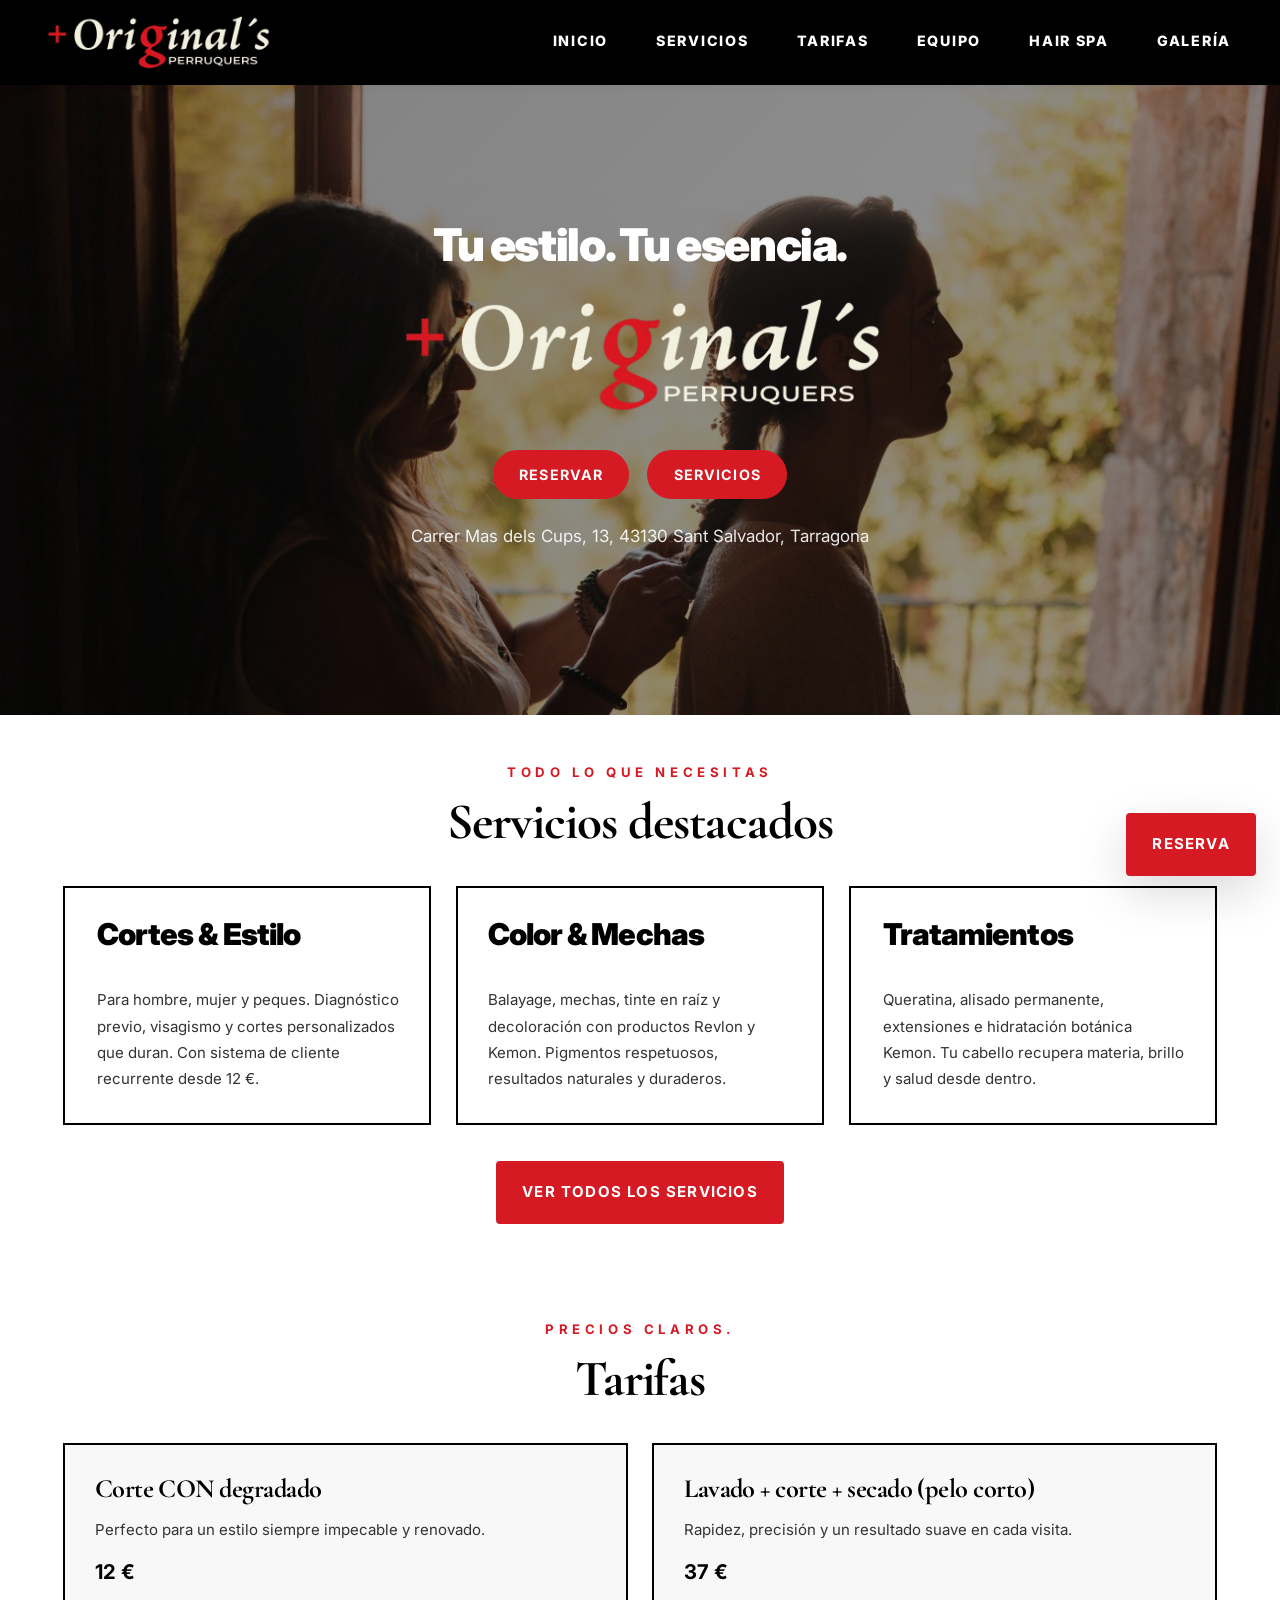
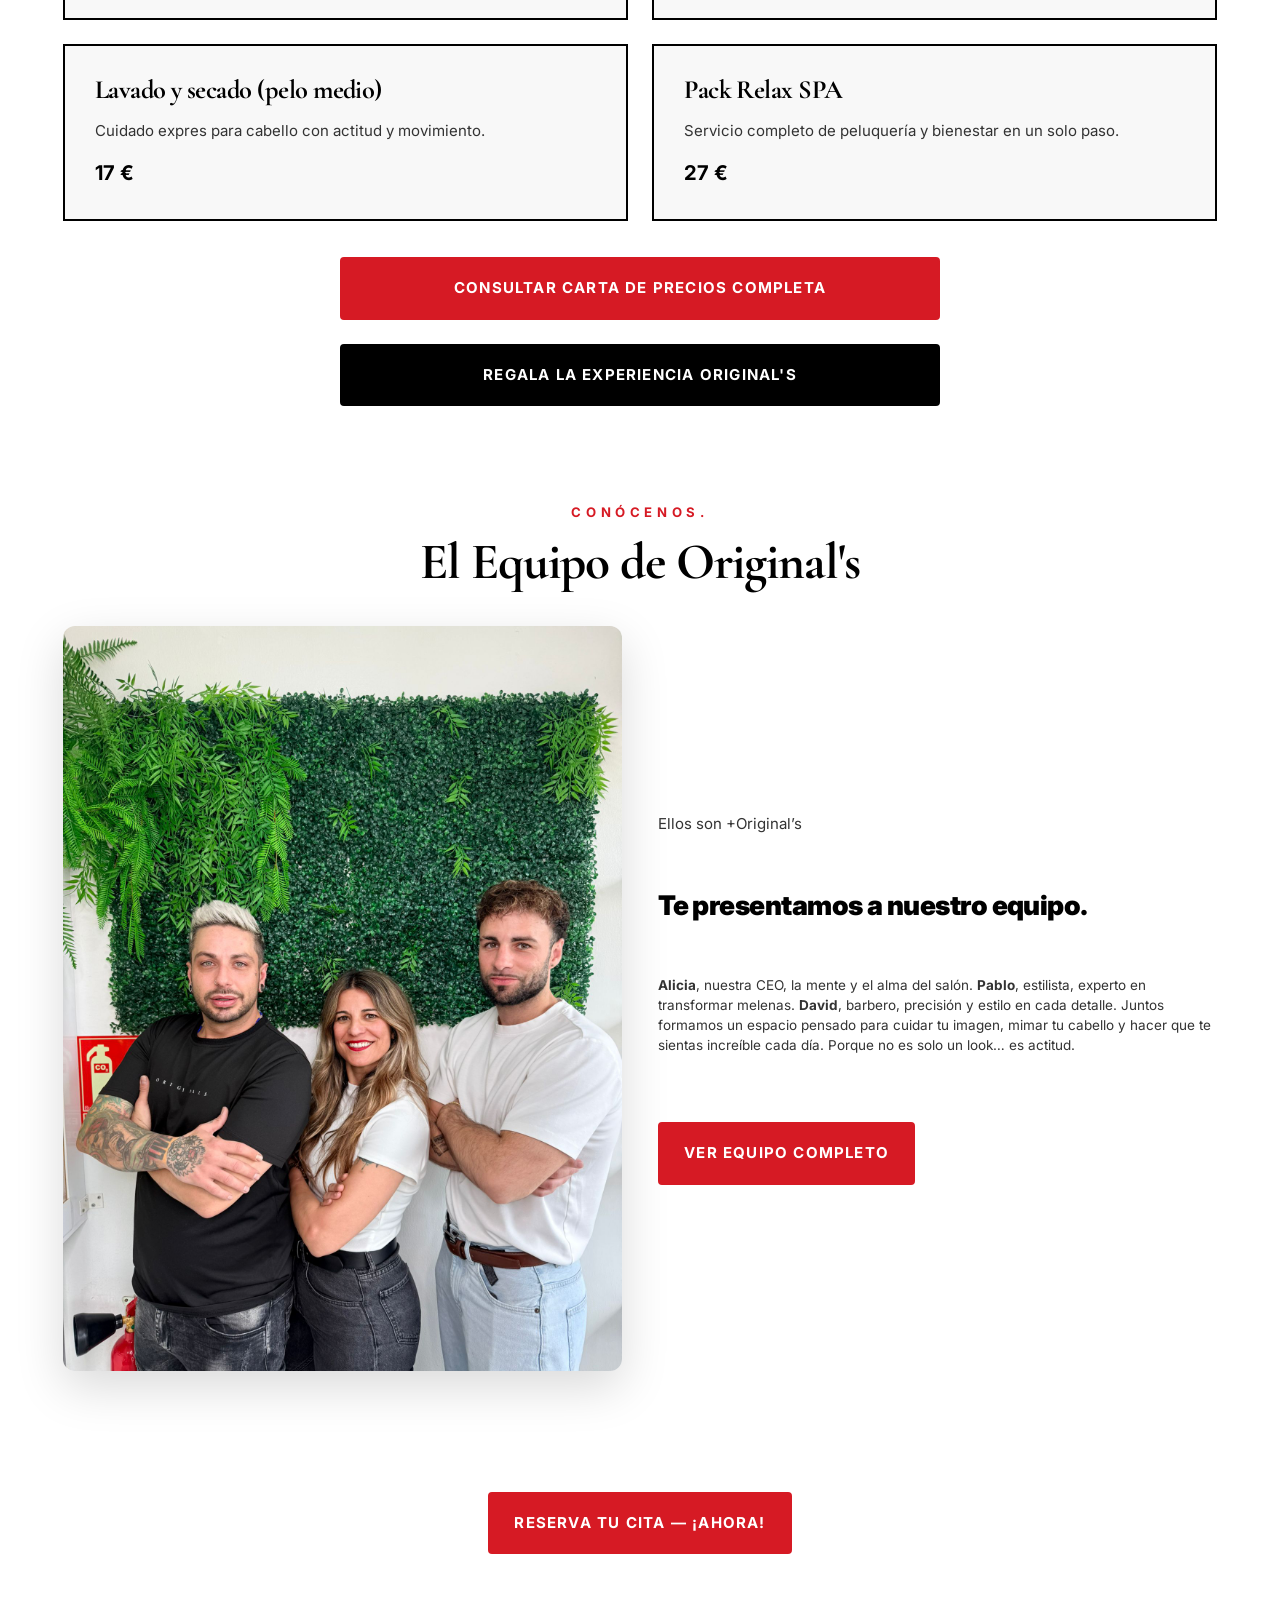
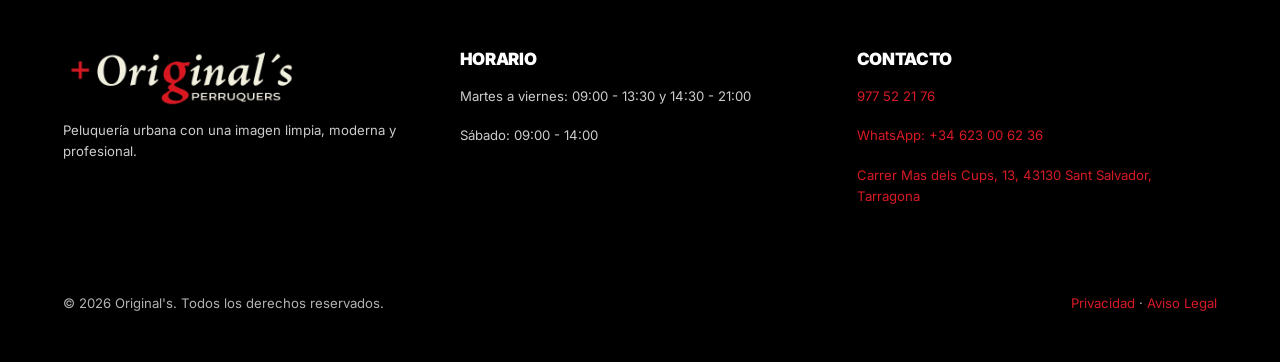
<file: index.html>
<!doctype html>
<html lang="es">
<head>
  <meta charset="UTF-8" />
  <meta name="viewport" content="width=device-width, initial-scale=1.0" />
  <title>Original's | Peluquería</title>
  <meta name="description" content="Original's Perruquers: tu estilo, tu esencia. Corte, color, barbería y tratamientos capilares." />
  <link rel="preconnect" href="https://fonts.googleapis.com" />
  <link rel="preconnect" href="https://fonts.gstatic.com" crossorigin />
  <link rel="icon" href="capt_web/favicon.ico" type="image/x-icon" />
  <meta name="theme-color" content="#d61a24" />
  <link href="https://fonts.googleapis.com/css2?family=Cormorant+Garamond:wght@500;600;700;800&family=Inter:wght@400;500;600;700;800;900&family=Montserrat:wght@700;800;900&display=swap" rel="stylesheet" />
  <link rel="stylesheet" href="styles.css?v=4" />
  <script src="scripts.js?v=4" defer></script>
</head>
<body>
  <header class="site-header">
    <div class="container navbar">
      <a class="logo" href="index.html" aria-label="Original's Perruquers - Inicio">
        <img class="logo-img" src="capt_web/logo--nav.png" alt="Original's Perruquers" />
      </a>

      <div class="nav-area">
        <button class="nav-toggle" type="button" aria-controls="primary-navigation-menu" aria-expanded="false" aria-label="Abrir menú">
          <span></span>
        </button>

        <nav id="primary-navigation-menu" class="nav-menu" aria-label="Menú principal">
          <ul class="nav-list">
            <li><a href="index.html" aria-current="page">Inicio</a></li>
            <li><a href="servicios.html">Servicios</a></li>
            <li><a href="tarifas.html">Tarifas</a></li>
            <li><a href="equipo.html">Equipo</a></li>
            <li><a href="hair-spa.html">Hair Spa</a></li>
            <li><a href="galeria.html">Galería</a></li>
          </ul>
        </nav>


      </div>
    </div>
  </header>

  <main>
    <section class="hero" aria-labelledby="hero-title">
      <div class="container">
        <div class="hero-content">
          <h1 id="hero-title">Tu estilo. Tu esencia.</h1>
          <img class="hero-logo" src="capt_web/logo--nav.png" alt="Original's Perruquers" />

          <div class="actions">
            <a class="button" href="https://widget.treatwell.es/establecimiento/mes-original-s-sl/?utm_medium=partner-ecosystem&utm_campaign=partner-instagram&utm_content=book-now" target="_blank" rel="noopener noreferrer">Reservar</a>
            <a class="button" href="servicios.html">Servicios</a>
          </div>

          <p class="hero-address">Carrer Mas dels Cups, 13, 43130 Sant Salvador, Tarragona</p>
        </div>
      </div>
    </section>

    <section id="servicios" class="section section-white services-section" aria-labelledby="servicios-title">
      <div class="container">
        <div class="section-head section-head--centered">
          <span class="section-label">TODO LO QUE NECESITAS</span>
          <h2 id="servicios-title">Servicios destacados</h2>
        </div>

        <div class="services-list">
          <article class="service-panel">
            <div>
              <h3>Cortes &amp; Estilo</h3>
            </div>
            <div>
              <p>Para hombre, mujer y peques. Diagnóstico previo, visagismo y cortes personalizados que duran. Con sistema de cliente recurrente desde 12 €.</p>
            </div>
          </article>

          <article class="service-panel">
            <div>
              <h3>Color &amp; Mechas</h3>
            </div>
            <div>
              <p>Balayage, mechas, tinte en raíz y decoloración con productos Revlon y Kemon. Pigmentos respetuosos, resultados naturales y duraderos.</p>
            </div>
          </article>

          <article class="service-panel">
            <div>
              <h3>Tratamientos</h3>
            </div>
            <div>
              <p>Queratina, alisado permanente, extensiones e hidratación botánica Kemon. Tu cabello recupera materia, brillo y salud desde dentro.</p>
            </div>
          </article>
        </div>

        <div class="section-actions">
          <a class="button center" href="servicios.html">Ver todos los servicios</a>
        </div>
      </div>
    </section>

    <section class="section section-white pricing-summary-section" aria-labelledby="pricing-summary-title">
      <div class="container">
        <div class="section-head section-head--centered">
          <span class="section-label">PRECIOS CLAROS.</span>
          <h2 id="pricing-summary-title">Tarifas</h2>
        </div>

        <div class="pricing-summary">
          <article class="pricing-card">
            <h3>Corte CON degradado</h3>
            <p>Perfecto para un estilo siempre impecable y renovado.</p>
            <strong>12 €</strong>
          </article>
          <article class="pricing-card">
            <h3>Lavado + corte + secado (pelo corto)</h3>
            <p>Rapidez, precisión y un resultado suave en cada visita.</p>
            <strong>37 €</strong>
          </article>
          <article class="pricing-card">
            <h3>Lavado y secado (pelo medio)</h3>
            <p>Cuidado expres para cabello con actitud y movimiento.</p>
            <strong>17 €</strong>
          </article>
          <article class="pricing-card">
            <h3>Pack Relax SPA</h3>
            <p>Servicio completo de peluquería y bienestar en un solo paso.</p>
            <strong>27 €</strong>
          </article>
        </div>

        <div class="section-actions section-actions--double">
          <a class="button center" href="tarifas.html">Consultar carta de precios completa</a>
          <a class="button center button--gift" href="tarifas.html#bonos-regalo">Regala la experiencia Original's</a>
        </div>
      </div>
    </section>

    <section id="equipo" class="section section-white team-section" aria-labelledby="team-title">
      <div class="container">
        <div class="section-head section-head--centered">
          <span class="section-label">CONÓCENOS.</span>
          <h2 id="team-title">El Equipo de Original's</h2>
        </div>

        <div class="team-layout">
          <figure class="team-image-main">
            <img src="capt_web/Ali_Pablo_David.jpeg" alt="Equipo de Original's" />
          </figure>

          <div class="team-info">
            <p class="team-intro-title">Ellos son +Original’s</p>
            <h3 class="team-intro-subtitle">Te presentamos a nuestro equipo.</h3>
            <p class="team-member-desc"><strong>Alicia</strong>, nuestra CEO, la mente y el alma del salón. <strong>Pablo</strong>, estilista, experto en transformar melenas. <strong>David</strong>, barbero, precisión y estilo en cada detalle. Juntos formamos un espacio pensado para cuidar tu imagen, mimar tu cabello y hacer que te sientas increíble cada día. Porque no es solo un look… es actitud.</p>
            <a class="button" href="equipo.html">Ver Equipo Completo</a>
          </div>
        </div>
      </div>
    </section>

    <div class="container">
      <div class="site-cta" style="text-align:center; margin:2.4rem 0 3rem;">
        <a class="button button-primary" href="https://widget.treatwell.es/establecimiento/mes-original-s-sl/?utm_medium=partner-ecosystem&utm_campaign=partner-instagram&utm_content=book-now" target="_blank" rel="noopener noreferrer">Reserva tu cita — ¡Ahora!</a>
      </div>
    </div>

  </main>

  <footer class="footer">
    <div class="container">
      <div class="footer-grid">
        <div>
          <a class="logo" href="index.html" aria-label="Original's Perruquers - Inicio">
            <img class="logo-img" src="capt_web/logo--nav.png" alt="Original's Perruquers" />
          </a>
          <p style="margin-top: 14px;">Peluquería urbana con una imagen limpia, moderna y profesional.</p>
        </div>
        <div>
          <h3>Horario</h3>
          <p>Martes a viernes: 09:00 - 13:30 y 14:30 - 21:00</p>
          <p>Sábado: 09:00 - 14:00</p>
        </div>
        <div>
          <h3>Contacto</h3>
          <p><a href="tel:977522176">977 52 21 76</a></p>
          <p><a href="https://wa.me/34623006236">WhatsApp: +34 623 00 62 36</a></p>
          <p><a href="https://www.google.com/maps/place//data=!4m2!3m1!1s0x12a3fdabd0f3c033:0xec0d92dc3bf336cd?sa=X&ved=1t:8290&ictx=111">Carrer Mas dels Cups, 13, 43130 Sant Salvador, Tarragona</a></p>
        </div>
      </div>
      <div class="footer-bottom">
        <p>© 2026 Original's. Todos los derechos reservados.</p>
        <p><a href="privacidad.html">Privacidad</a> · <a href="legal.html">Aviso Legal</a></p>
      </div>
    </div>
  </footer>
</body>
</html>
</file>
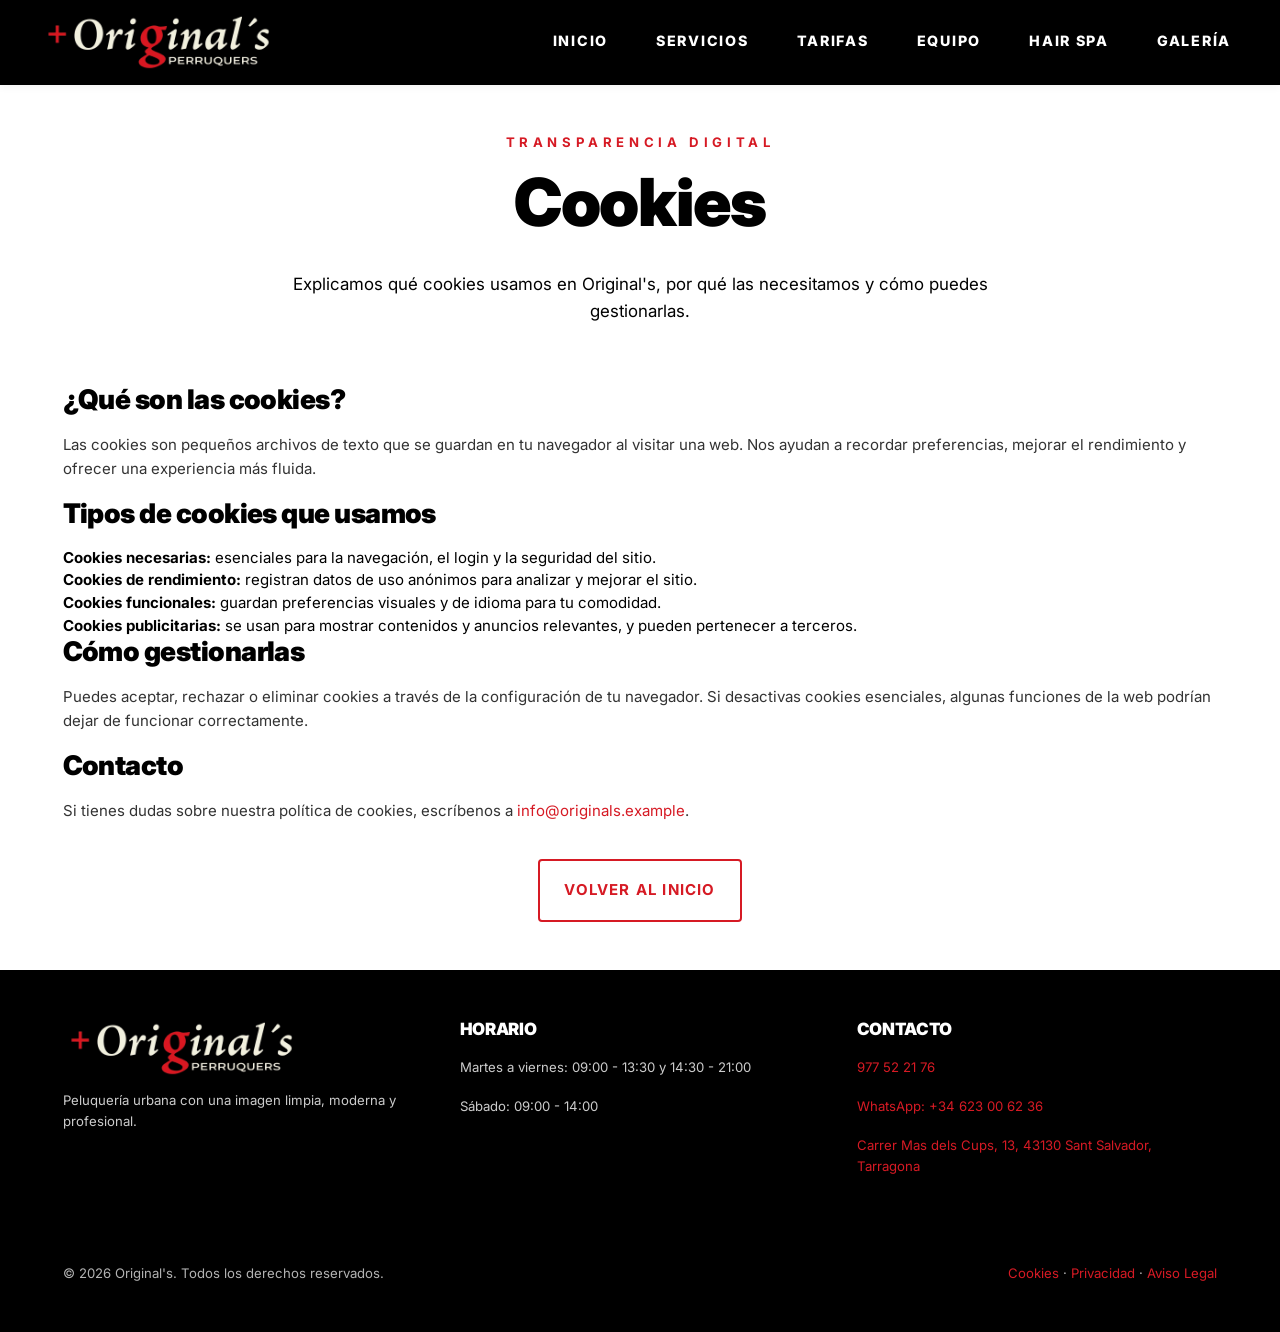
<file: cookies.html>
<!doctype html>
<html lang="es">
<head>
  <meta charset="UTF-8" />
  <meta name="viewport" content="width=device-width, initial-scale=1.0" />
  <title>Cookies — Original's Perruquers</title>
  <meta name="description" content="Política de cookies de Original's Perruquers: cómo usamos cookies y cómo gestionarlas." />
  <link rel="preconnect" href="https://fonts.googleapis.com" />
  <link rel="preconnect" href="https://fonts.gstatic.com" crossorigin />
  <link rel="icon" href="capt_web/favicon.ico" type="image/x-icon" />
  <meta name="theme-color" content="#d61a24" />
  <link href="https://fonts.googleapis.com/css2?family=Cormorant+Garamond:wght@500;600;700;800&family=Inter:wght@400;500;600;700;800;900&family=Montserrat:wght@700;800;900&display=swap" rel="stylesheet" />
  <link rel="stylesheet" href="styles.css?v=4" />
  <script src="scripts.js?v=4" defer></script>
</head>
<body>
  <a class="skip-link" href="#content">Saltar al contenido</a>
  <header class="site-header">
    <div class="container navbar">
      <a class="logo" href="index.html" aria-label="Original's Perruquers - Inicio">
        <img class="logo-img" src="capt_web/logo--nav.png" alt="Original's Perruquers" />
      </a>

      <div class="nav-area">
        <button class="nav-toggle" type="button" aria-controls="primary-navigation-menu" aria-expanded="false" aria-label="Abrir menú">
          <span></span>
        </button>

        <nav id="primary-navigation-menu" class="nav-menu" aria-label="Menú principal">
          <ul class="nav-list">
            <li><a href="index.html">Inicio</a></li>
            <li><a href="servicios.html">Servicios</a></li>
            <li><a href="tarifas.html">Tarifas</a></li>
            <li><a href="equipo.html">Equipo</a></li>
            <li><a href="hair-spa.html">Hair Spa</a></li>
            <li><a href="galeria.html">Galería</a></li>
          </ul>
        </nav>
      </div>
    </div>
  </header>

  <main id="content">
    <section class="section section-white" aria-labelledby="cookie-title">
      <div class="container">
        <div class="section-head section-head--centered">
          <span class="section-label">Transparencia Digital</span>
          <h1 id="cookie-title">Cookies</h1>
          <p class="lead">Explicamos qué cookies usamos en Original's, por qué las necesitamos y cómo puedes gestionarlas.</p>
        </div>

        <h3>¿Qué son las cookies?</h3>
        <p>Las cookies son pequeños archivos de texto que se guardan en tu navegador al visitar una web. Nos ayudan a recordar preferencias, mejorar el rendimiento y ofrecer una experiencia más fluida.</p>

        <h3>Tipos de cookies que usamos</h3>
        <ul>
          <li><strong>Cookies necesarias:</strong> esenciales para la navegación, el login y la seguridad del sitio.</li>
          <li><strong>Cookies de rendimiento:</strong> registran datos de uso anónimos para analizar y mejorar el sitio.</li>
          <li><strong>Cookies funcionales:</strong> guardan preferencias visuales y de idioma para tu comodidad.</li>
          <li><strong>Cookies publicitarias:</strong> se usan para mostrar contenidos y anuncios relevantes, y pueden pertenecer a terceros.</li>
        </ul>

        <h3>Cómo gestionarlas</h3>
        <p>Puedes aceptar, rechazar o eliminar cookies a través de la configuración de tu navegador. Si desactivas cookies esenciales, algunas funciones de la web podrían dejar de funcionar correctamente.</p>

        <h3>Contacto</h3>
        <p>Si tienes dudas sobre nuestra política de cookies, escríbenos a <a href="mailto:info@originals.example">info@originals.example</a>.</p>

        <div class="section-actions">
          <a class="button outline" href="index.html">Volver al inicio</a>
        </div>
      </div>
    </section>
  </main>

  <footer class="footer">
    <div class="container">
      <div class="footer-grid">
        <div>
          <a class="logo" href="index.html" aria-label="Original's Perruquers - Inicio">
            <img class="logo-img" src="capt_web/logo--nav.png" alt="Original's Perruquers" />
          </a>
          <p style="margin-top: 14px;">Peluquería urbana con una imagen limpia, moderna y profesional.</p>
        </div>
        <div>
          <h3>Horario</h3>
          <p>Martes a viernes: 09:00 - 13:30 y 14:30 - 21:00</p>
          <p>Sábado: 09:00 - 14:00</p>
        </div>
        <div>
          <h3>Contacto</h3>
          <p><a href="tel:977522176">977 52 21 76</a></p>
          <p><a href="https://wa.me/34623006236">WhatsApp: +34 623 00 62 36</a></p>
          <p><a href="https://www.google.com/maps/place//data=!4m2!3m1!1s0x12a3fdabd0f3c033:0xec0d92dc3bf336cd?sa=X&ved=1t:8290&ictx=111">Carrer Mas dels Cups, 13, 43130 Sant Salvador, Tarragona</a></p>
        </div>
      </div>
      <div class="footer-bottom">
        <p>© 2026 Original's. Todos los derechos reservados.</p>
        <p><a href="cookies.html">Cookies</a> · <a href="privacidad.html">Privacidad</a> · <a href="legal.html">Aviso Legal</a></p>
      </div>
    </div>
  </footer>
</body>
</html>
</file>
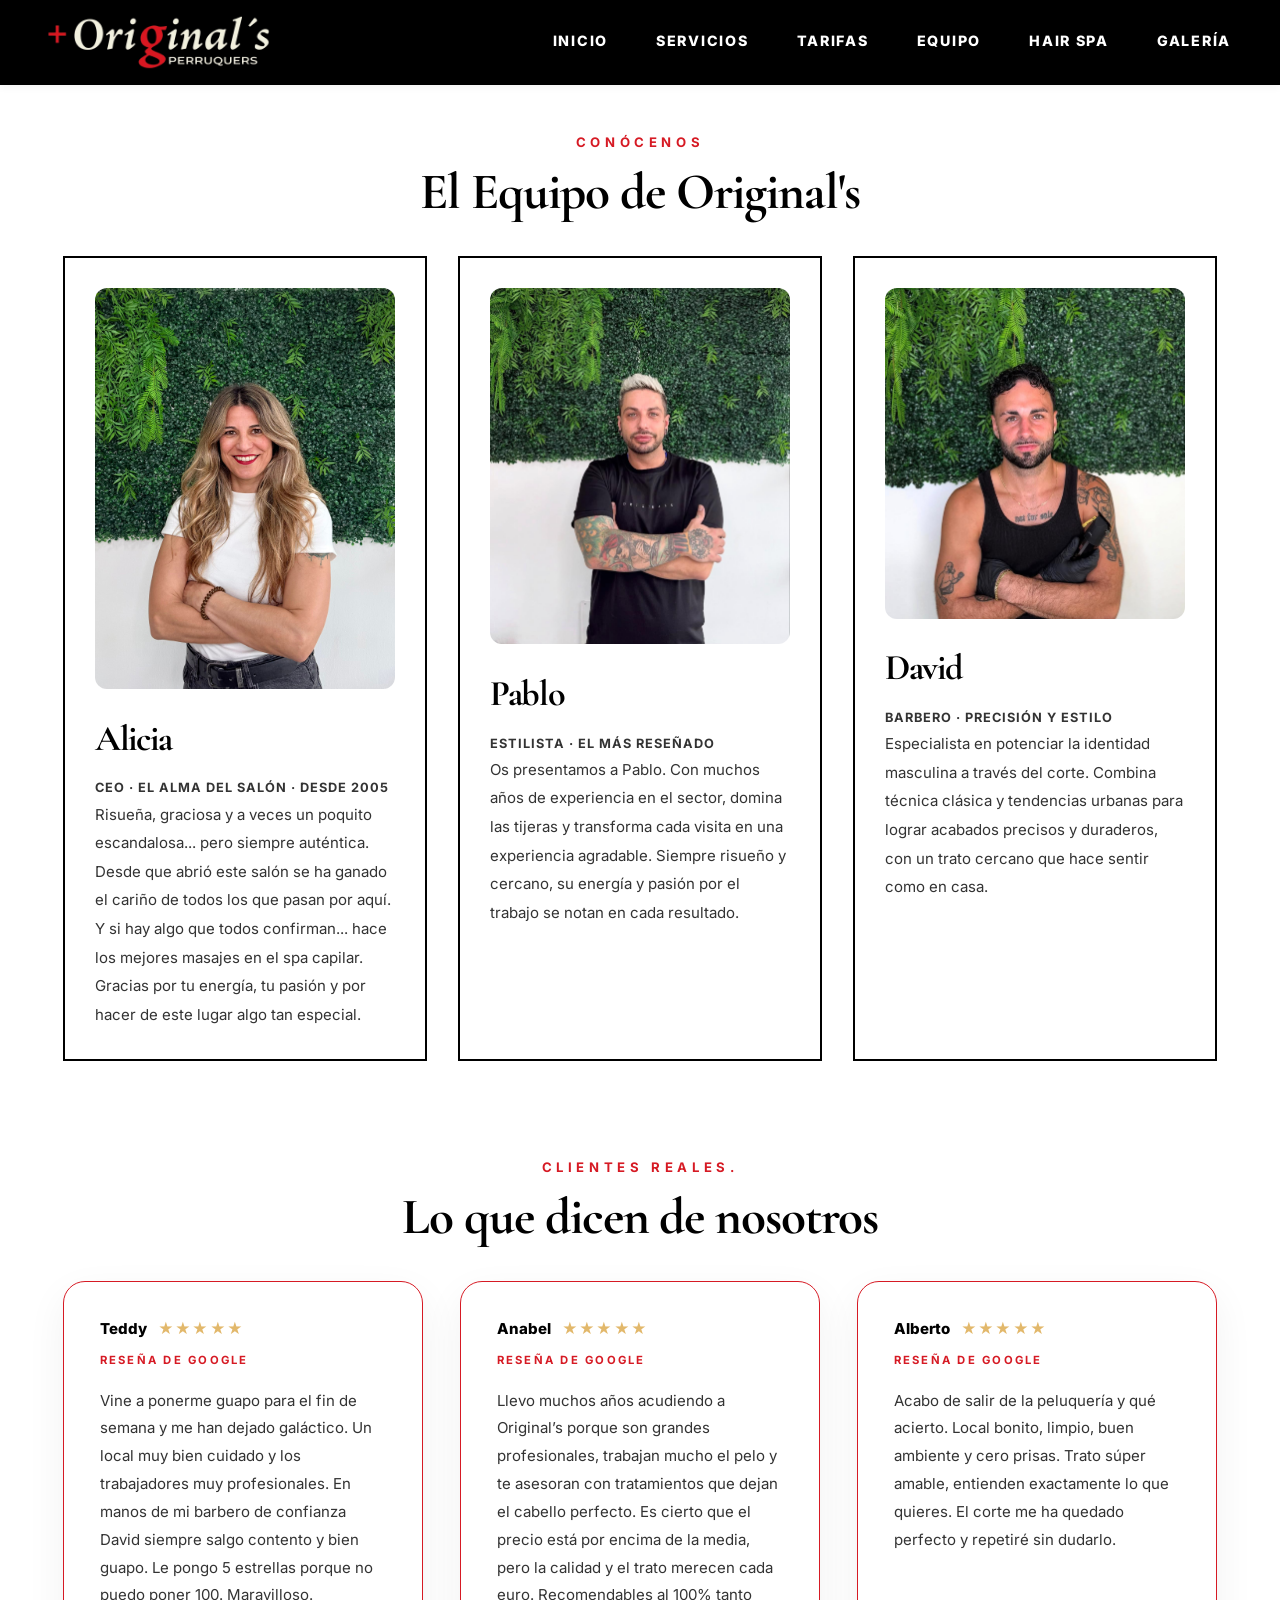
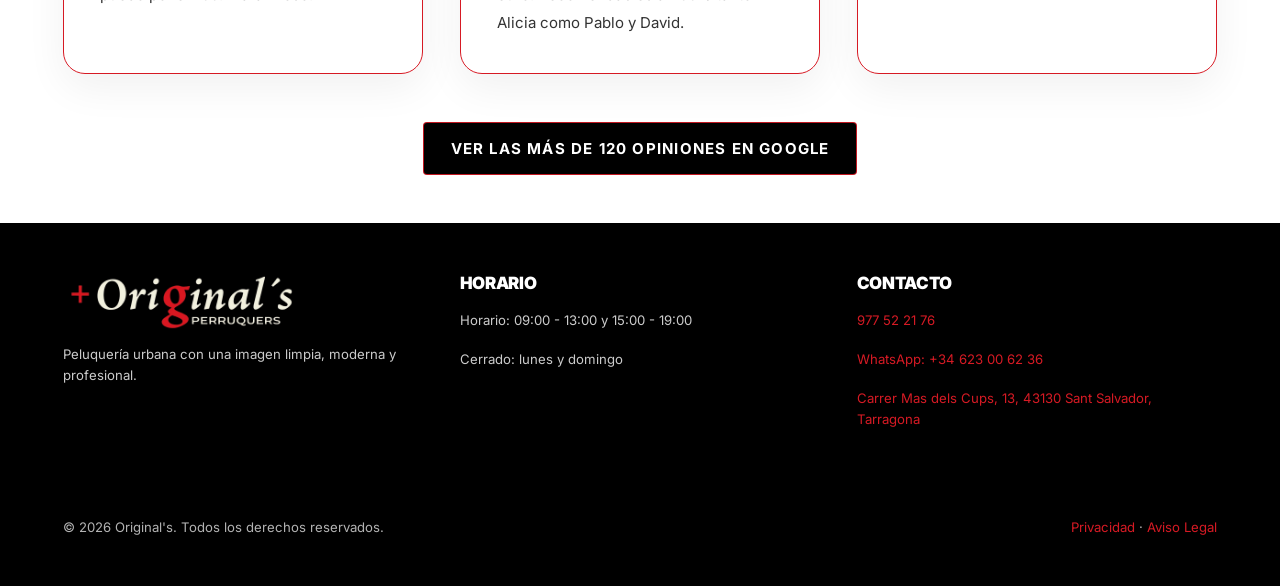
<file: equipo.html>
<!doctype html>
<html lang="es">
<head>
  <meta charset="UTF-8" />
  <meta name="viewport" content="width=device-width, initial-scale=1.0" />
  <title>Original's | Equipo</title>
  <meta name="description" content="Conoce al equipo de Original's Perruquers." />
  <link rel="preconnect" href="https://fonts.googleapis.com" />
  <link rel="preconnect" href="https://fonts.gstatic.com" crossorigin />
  <link rel="icon" href="capt_web/favicon.ico" type="image/x-icon" />
  <meta name="theme-color" content="#d61a24" />
  <link href="https://fonts.googleapis.com/css2?family=Cormorant+Garamond:wght@500;600;700;800&family=Inter:wght@400;500;600;700;800;900&family=Montserrat:wght@700;800;900&display=swap" rel="stylesheet" />
  <link rel="stylesheet" href="styles.css?v=4" />
  <script src="scripts.js?v=4" defer></script>
</head>
<body>
  <header class="site-header">
    <div class="container navbar">
      <a class="logo" href="index.html" aria-label="Original's Perruquers - Inicio">
        <img class="logo-img" src="capt_web/logo--nav.png" alt="Original's Perruquers" />
      </a>

      <div class="nav-area">
        <button class="nav-toggle" type="button" aria-controls="primary-navigation-menu" aria-expanded="false" aria-label="Abrir menú">
          <span></span>
        </button>

        <nav id="primary-navigation-menu" class="nav-menu" aria-label="Menú principal">
          <ul class="nav-list">
            <li><a href="index.html">Inicio</a></li>
            <li><a href="servicios.html">Servicios</a></li>
            <li><a href="tarifas.html">Tarifas</a></li>
            <li><a href="equipo.html" aria-current="page">Equipo</a></li>
            <li><a href="hair-spa.html">Hair Spa</a></li>
            <li><a href="galeria.html">Galería</a></li>
          </ul>
        </nav>


      </div>
    </div>
  </header>

  <main>
    <h1 class="screen-reader-only">Equipo de Original's Perruquers</h1>
    <section id="equipo" class="section section-white team-section" aria-labelledby="team-title">
      <div class="container">
        <div class="section-head section-head--centered">
          <span class="section-label">Conócenos</span>
          <h2 id="team-title">El Equipo de Original's</h2>
        </div>

        <div class="team-grid" aria-label="Equipo de Original's">
          <article class="team-card">
            <div class="team-card-image">
              <img src="capt_web/Ali.jpeg" alt="Alicia, CEO de Original's" loading="lazy" />
            </div>
            <div class="team-card-content">
              <h3>Alicia</h3>
              <p class="team-card-role">CEO · EL ALMA DEL SALÓN · DESDE 2005</p>
              <p>Risueña, graciosa y a veces un poquito escandalosa... pero siempre auténtica. Desde que abrió este salón se ha ganado el cariño de todos los que pasan por aquí. Y si hay algo que todos confirman... hace los mejores masajes en el spa capilar. Gracias por tu energía, tu pasión y por hacer de este lugar algo tan especial.</p>
            </div>
          </article>

          <article class="team-card">
            <div class="team-card-image">
              <img src="capt_web/Pablo.jpeg" alt="Pablo, estilista de Original's" loading="lazy" />
            </div>
            <div class="team-card-content">
              <h3>Pablo</h3>
              <p class="team-card-role">ESTILISTA · EL MÁS RESEÑADO</p>
              <p>Os presentamos a Pablo. Con muchos años de experiencia en el sector, domina las tijeras y transforma cada visita en una experiencia agradable. Siempre risueño y cercano, su energía y pasión por el trabajo se notan en cada resultado.</p>
            </div>
          </article>

          <article class="team-card">
            <div class="team-card-image">
              <img src="capt_web/David.jpeg" alt="David, barbero de Original's" loading="lazy" />
            </div>
            <div class="team-card-content">
              <h3>David</h3>
              <p class="team-card-role">BARBERO · PRECISIÓN Y ESTILO</p>
              <p>Especialista en potenciar la identidad masculina a través del corte. Combina técnica clásica y tendencias urbanas para lograr acabados precisos y duraderos, con un trato cercano que hace sentir como en casa.</p>
            </div>
          </article>
        </div>
      </div>
    </section>

    <section id="reseñas" class="section section-white reviews-section" aria-labelledby="reviews-title">
      <div class="container">
        <div class="section-head section-head--centered">
          <span class="section-label">CLIENTES REALES.</span>
          <h2 id="reviews-title">Lo que dicen de nosotros</h2>
        </div>

        <div class="reviews-grid">
          <article class="review-card">
            <header class="review-card-header">
              <strong>Teddy</strong>
              <div class="review-stars" aria-label="5 estrellas">★★★★★</div>
              <span class="review-source">Reseña de Google</span>
            </header>
            <p>Vine a ponerme guapo para el fin de semana y me han dejado galáctico. Un local muy bien cuidado y los trabajadores muy profesionales. En manos de mi barbero de confianza David siempre salgo contento y bien guapo. Le pongo 5 estrellas porque no puedo poner 100. Maravilloso.</p>
          </article>

          <article class="review-card">
            <header class="review-card-header">
              <strong>Anabel</strong>
              <div class="review-stars" aria-label="5 estrellas">★★★★★</div>
              <span class="review-source">Reseña de Google</span>
            </header>
            <p>Llevo muchos años acudiendo a Original’s porque son grandes profesionales, trabajan mucho el pelo y te asesoran con tratamientos que dejan el cabello perfecto. Es cierto que el precio está por encima de la media, pero la calidad y el trato merecen cada euro. Recomendables al 100% tanto Alicia como Pablo y David.</p>
          </article>

          <article class="review-card">
            <header class="review-card-header">
              <strong>Alberto</strong>
              <div class="review-stars" aria-label="5 estrellas">★★★★★</div>
              <span class="review-source">Reseña de Google</span>
            </header>
            <p>Acabo de salir de la peluquería y qué acierto. Local bonito, limpio, buen ambiente y cero prisas. Trato súper amable, entienden exactamente lo que quieres. El corte me ha quedado perfecto y repetiré sin dudarlo.</p>
          </article>
        </div>

        <div class="reviews-actions">
          <a class="button" href="https://www.google.com/search?newwindow=1&sca_esv=3a95cd185b11e83e&hl=es-ES&sxsrf=APpeQntAhiW0j4w3GnITlUDybe9I3PvmmQ:1781958402160&si=APenkKm7iecQ4G6P-TsbSMFKIQtv3EFIqRAFw-i8uEbk55Z-_1Xx0jay4sgiO4QWilgDocao_rCvhBdPbRaWdioDlhGtldX7lZNwejLaKYzNKq7u0ZCZrYXK853ObOjEyNo_zUXY-NI7FIApMmmB0pmimpl0yOzarQ%3D%3D&q=MES+ORIGINAL+S+SL+Opiniones&sa=X&ved=2ahUKEwinssKs6JWVAxXr0QIHHeJJB5IQ0bkNegQIHxAF&biw=1210&bih=556&dpr=1.59" target="_blank" rel="noopener noreferrer">Ver las más de 120 opiniones en Google</a>
        </div>
      </div>
    </section>
  </main>

  <footer class="footer">
    <div class="container">
      <div class="footer-grid">
        <div>
          <a class="logo" href="index.html" aria-label="Original's Perruquers - Inicio">
            <img class="logo-img" src="capt_web/logo--nav.png" alt="Original's Perruquers" />
          </a>
          <p style="margin-top: 14px;">Peluquería urbana con una imagen limpia, moderna y profesional.</p>
        </div>
        <div>
          <h3>Horario</h3>
          <p>Horario: 09:00 - 13:00 y 15:00 - 19:00</p>
          <p>Cerrado: lunes y domingo</p>
        </div>
        <div>
          <h3>Contacto</h3>
          <p><a href="tel:977522176">977 52 21 76</a></p>
          <p><a href="https://wa.me/34623006236">WhatsApp: +34 623 00 62 36</a></p>
          <p><a href="https://www.google.com/maps/place//data=!4m2!3m1!1s0x12a3fdabd0f3c033:0xec0d92dc3bf336cd?sa=X&ved=1t:8290&ictx=111">Carrer Mas dels Cups, 13, 43130 Sant Salvador, Tarragona</a></p>
        </div>
      </div>
      <div class="footer-bottom">
        <p>© 2026 Original's. Todos los derechos reservados.</p>
        <p><a href="privacidad.html">Privacidad</a> · <a href="legal.html">Aviso Legal</a></p>
      </div>
    </div>
  </footer>
</body>
</html>
</file>
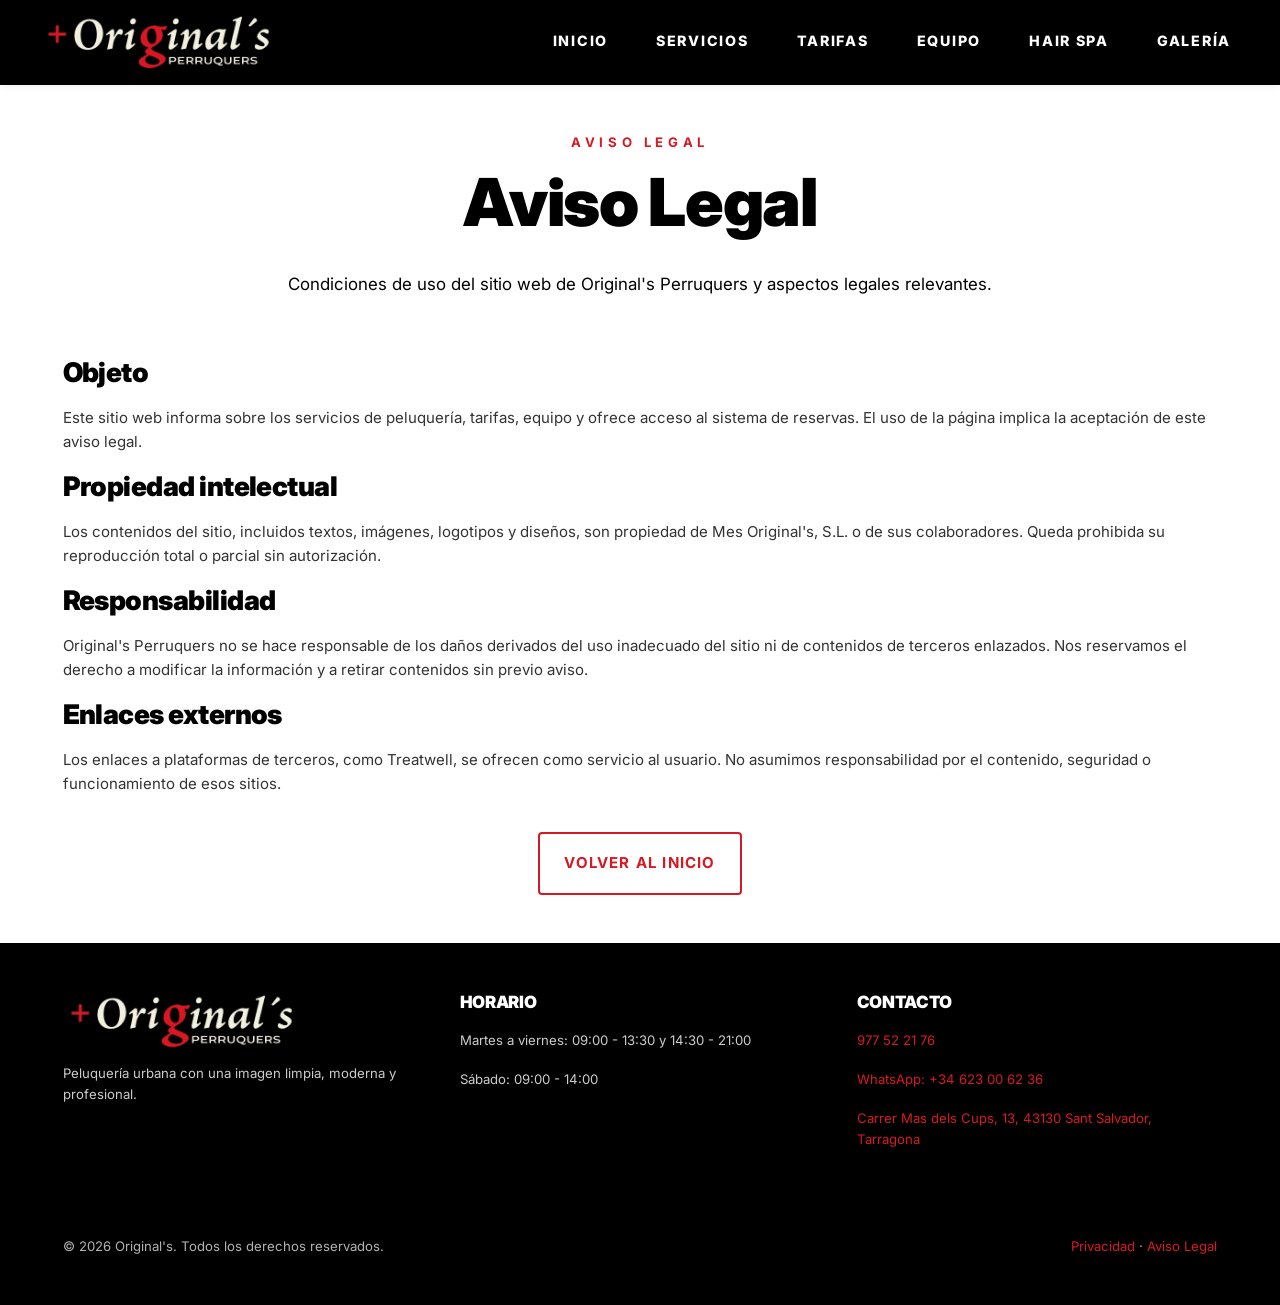
<file: legal.html>
<!doctype html>
<html lang="es">
<head>
  <meta charset="UTF-8" />
  <meta name="viewport" content="width=device-width, initial-scale=1.0" />
  <title>Aviso Legal — Original's Perruquers</title>
  <meta name="description" content="Aviso legal de Original's Perruquers: condiciones de uso del sitio y propiedad intelectual." />
  <link rel="preconnect" href="https://fonts.googleapis.com" />
  <link rel="preconnect" href="https://fonts.gstatic.com" crossorigin />
  <link rel="icon" href="capt_web/favicon.ico" type="image/x-icon" />
  <meta name="theme-color" content="#d61a24" />
  <link href="https://fonts.googleapis.com/css2?family=Cormorant+Garamond:wght@500;600;700;800&family=Inter:wght@400;500;600;700;800;900&family=Montserrat:wght@700;800;900&display=swap" rel="stylesheet" />
  <link rel="stylesheet" href="styles.css?v=4" />
  <script src="scripts.js?v=4" defer></script>
</head>
<body>
  <a class="skip-link" href="#content">Saltar al contenido</a>
  <header class="site-header">
    <div class="container navbar">
      <a class="logo" href="index.html" aria-label="Original's Perruquers - Inicio">
        <img class="logo-img" src="capt_web/logo--nav.png" alt="Original's Perruquers" />
      </a>

      <div class="nav-area">
        <button class="nav-toggle" type="button" aria-controls="primary-navigation-menu" aria-expanded="false" aria-label="Abrir menú">
          <span></span>
        </button>

        <nav id="primary-navigation-menu" class="nav-menu" aria-label="Menú principal">
          <ul class="nav-list">
            <li><a href="index.html">Inicio</a></li>
            <li><a href="servicios.html">Servicios</a></li>
            <li><a href="tarifas.html">Tarifas</a></li>
            <li><a href="equipo.html">Equipo</a></li>
            <li><a href="hair-spa.html">Hair Spa</a></li>
            <li><a href="galeria.html">Galería</a></li>
          </ul>
        </nav>
      </div>
    </div>
  </header>

  <main id="content">
    <section class="section section-white" aria-labelledby="legal-title">
      <div class="container">
        <div class="section-head section-head--centered">
          <span class="section-label">Aviso Legal</span>
          <h1 id="legal-title">Aviso Legal</h1>
          <p class="lead">Condiciones de uso del sitio web de Original's Perruquers y aspectos legales relevantes.</p>
        </div>

        <h3>Objeto</h3>
        <p>Este sitio web informa sobre los servicios de peluquería, tarifas, equipo y ofrece acceso al sistema de reservas. El uso de la página implica la aceptación de este aviso legal.</p>

        <h3>Propiedad intelectual</h3>
        <p>Los contenidos del sitio, incluidos textos, imágenes, logotipos y diseños, son propiedad de Mes Original's, S.L. o de sus colaboradores. Queda prohibida su reproducción total o parcial sin autorización.</p>

        <h3>Responsabilidad</h3>
        <p>Original's Perruquers no se hace responsable de los daños derivados del uso inadecuado del sitio ni de contenidos de terceros enlazados. Nos reservamos el derecho a modificar la información y a retirar contenidos sin previo aviso.</p>

        <h3>Enlaces externos</h3>
        <p>Los enlaces a plataformas de terceros, como Treatwell, se ofrecen como servicio al usuario. No asumimos responsabilidad por el contenido, seguridad o funcionamiento de esos sitios.</p>

        <div class="section-actions">
          <a class="button outline" href="index.html">Volver al inicio</a>
        </div>
      </div>
    </section>
  </main>

  <footer class="footer">
    <div class="container">
      <div class="footer-grid">
        <div>
          <a class="logo" href="index.html" aria-label="Original's Perruquers - Inicio">
            <img class="logo-img" src="capt_web/logo--nav.png" alt="Original's Perruquers" />
          </a>
          <p style="margin-top: 14px;">Peluquería urbana con una imagen limpia, moderna y profesional.</p>
        </div>
        <div>
          <h3>Horario</h3>
          <p>Martes a viernes: 09:00 - 13:30 y 14:30 - 21:00</p>
          <p>Sábado: 09:00 - 14:00</p>
        </div>
        <div>
          <h3>Contacto</h3>
          <p><a href="tel:977522176">977 52 21 76</a></p>
          <p><a href="https://wa.me/34623006236">WhatsApp: +34 623 00 62 36</a></p>
          <p><a href="https://www.google.com/maps/place//data=!4m2!3m1!1s0x12a3fdabd0f3c033:0xec0d92dc3bf336cd?sa=X&ved=1t:8290&ictx=111">Carrer Mas dels Cups, 13, 43130 Sant Salvador, Tarragona</a></p>
        </div>
      </div>
      <div class="footer-bottom">
        <p>© 2026 Original's. Todos los derechos reservados.</p>
        <p><a href="privacidad.html">Privacidad</a> · <a href="legal.html">Aviso Legal</a></p>
      </div>
    </div>
  </footer>
</body>
</html>
</file>
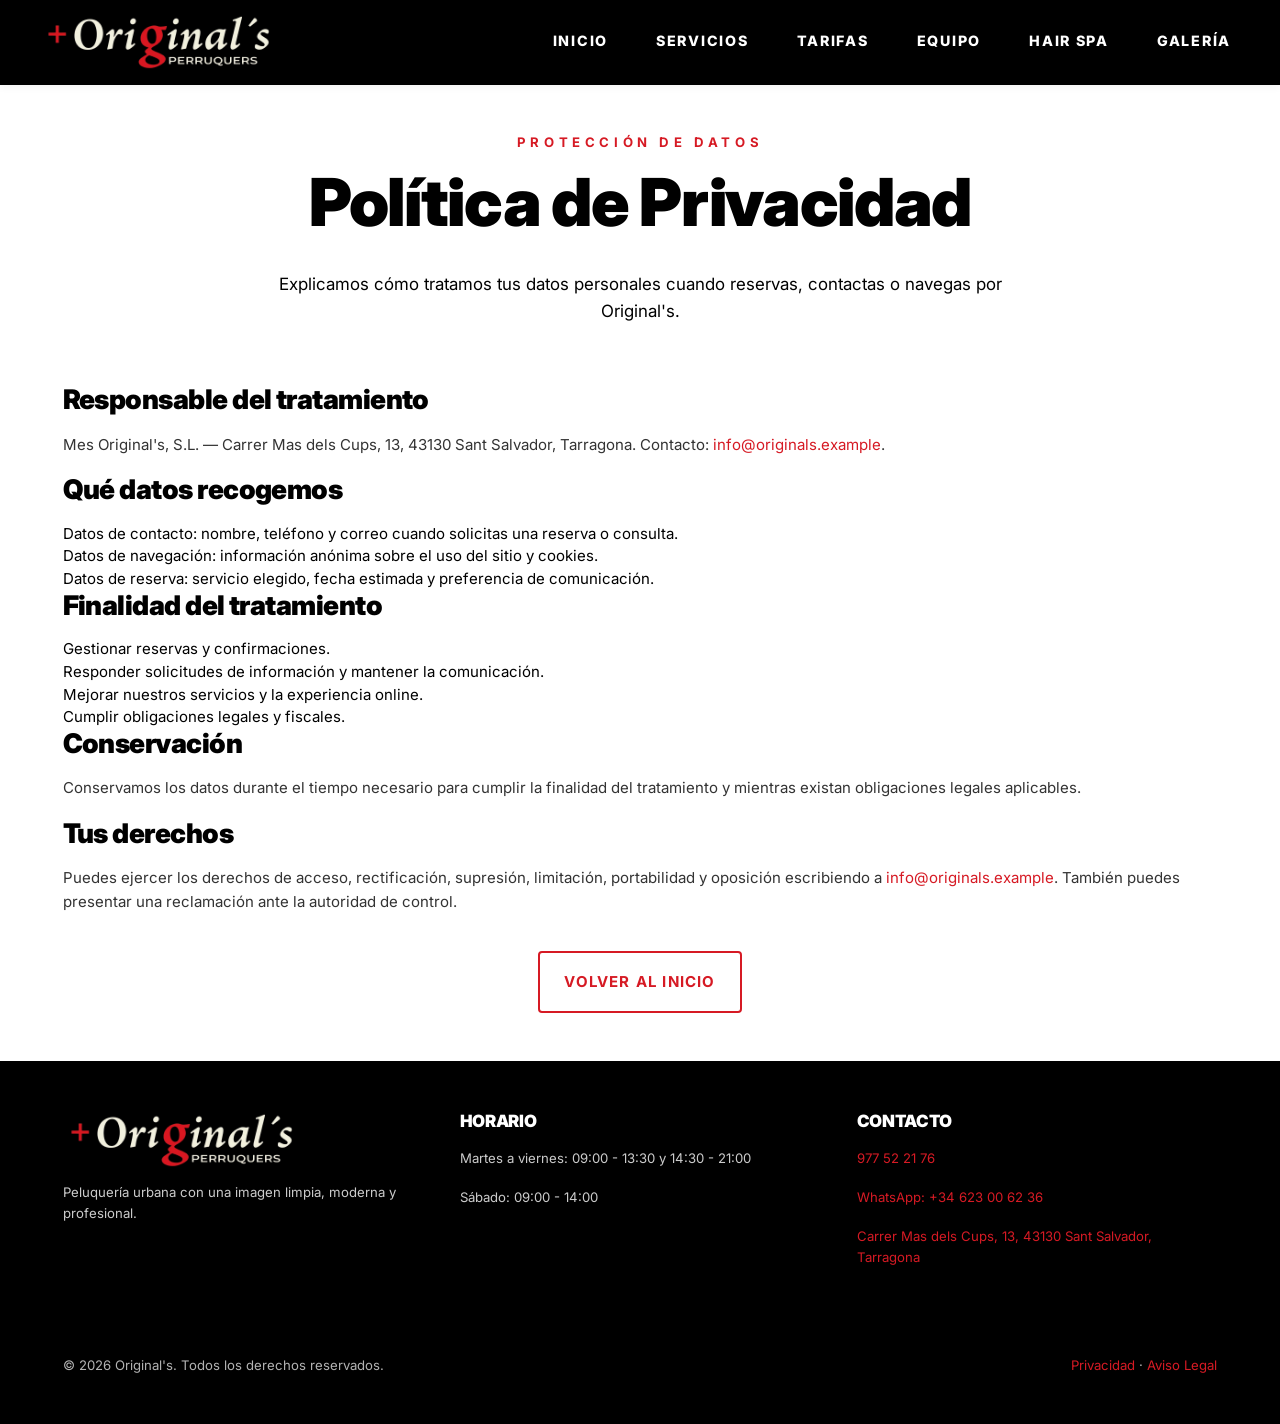
<file: privacidad.html>
<!doctype html>
<html lang="es">
<head>
  <meta charset="UTF-8" />
  <meta name="viewport" content="width=device-width, initial-scale=1.0" />
  <title>Política de Privacidad — Original's Perruquers</title>
  <meta name="description" content="Política de privacidad de Original's Perruquers: tratamiento de datos personales y derechos del usuario." />
  <link rel="preconnect" href="https://fonts.googleapis.com" />
  <link rel="preconnect" href="https://fonts.gstatic.com" crossorigin />
  <link rel="icon" href="capt_web/favicon.ico" type="image/x-icon" />
  <meta name="theme-color" content="#d61a24" />
  <link href="https://fonts.googleapis.com/css2?family=Cormorant+Garamond:wght@500;600;700;800&family=Inter:wght@400;500;600;700;800;900&family=Montserrat:wght@700;800;900&display=swap" rel="stylesheet" />
  <link rel="stylesheet" href="styles.css?v=4" />
  <script src="scripts.js?v=4" defer></script>
</head>
<body>
  <a class="skip-link" href="#content">Saltar al contenido</a>
  <header class="site-header">
    <div class="container navbar">
      <a class="logo" href="index.html" aria-label="Original's Perruquers - Inicio">
        <img class="logo-img" src="capt_web/logo--nav.png" alt="Original's Perruquers" />
      </a>

      <div class="nav-area">
        <button class="nav-toggle" type="button" aria-controls="primary-navigation-menu" aria-expanded="false" aria-label="Abrir menú">
          <span></span>
        </button>

        <nav id="primary-navigation-menu" class="nav-menu" aria-label="Menú principal">
          <ul class="nav-list">
            <li><a href="index.html">Inicio</a></li>
            <li><a href="servicios.html">Servicios</a></li>
            <li><a href="tarifas.html">Tarifas</a></li>
            <li><a href="equipo.html">Equipo</a></li>
            <li><a href="hair-spa.html">Hair Spa</a></li>
            <li><a href="galeria.html">Galería</a></li>
          </ul>
        </nav>
      </div>
    </div>
  </header>

  <main id="content">
    <section class="section section-white" aria-labelledby="privacy-title">
      <div class="container">
        <div class="section-head section-head--centered">
          <span class="section-label">Protección de datos</span>
          <h1 id="privacy-title">Política de Privacidad</h1>
          <p class="lead">Explicamos cómo tratamos tus datos personales cuando reservas, contactas o navegas por Original's.</p>
        </div>

        <h3>Responsable del tratamiento</h3>
        <p>Mes Original's, S.L. — Carrer Mas dels Cups, 13, 43130 Sant Salvador, Tarragona. Contacto: <a href="mailto:info@originals.example">info@originals.example</a>.</p>

        <h3>Qué datos recogemos</h3>
        <ul>
          <li>Datos de contacto: nombre, teléfono y correo cuando solicitas una reserva o consulta.</li>
          <li>Datos de navegación: información anónima sobre el uso del sitio y cookies.</li>
          <li>Datos de reserva: servicio elegido, fecha estimada y preferencia de comunicación.</li>
        </ul>

        <h3>Finalidad del tratamiento</h3>
        <ul>
          <li>Gestionar reservas y confirmaciones.</li>
          <li>Responder solicitudes de información y mantener la comunicación.</li>
          <li>Mejorar nuestros servicios y la experiencia online.</li>
          <li>Cumplir obligaciones legales y fiscales.</li>
        </ul>

        <h3>Conservación</h3>
        <p>Conservamos los datos durante el tiempo necesario para cumplir la finalidad del tratamiento y mientras existan obligaciones legales aplicables.</p>

        <h3>Tus derechos</h3>
        <p>Puedes ejercer los derechos de acceso, rectificación, supresión, limitación, portabilidad y oposición escribiendo a <a href="mailto:info@originals.example">info@originals.example</a>. También puedes presentar una reclamación ante la autoridad de control.</p>

        <div class="section-actions">
          <a class="button outline" href="index.html">Volver al inicio</a>
        </div>
      </div>
    </section>
  </main>

  <footer class="footer">
    <div class="container">
      <div class="footer-grid">
        <div>
          <a class="logo" href="index.html" aria-label="Original's Perruquers - Inicio">
            <img class="logo-img" src="capt_web/logo--nav.png" alt="Original's Perruquers" />
          </a>
          <p style="margin-top: 14px;">Peluquería urbana con una imagen limpia, moderna y profesional.</p>
        </div>
        <div>
          <h3>Horario</h3>
          <p>Martes a viernes: 09:00 - 13:30 y 14:30 - 21:00</p>
          <p>Sábado: 09:00 - 14:00</p>
        </div>
        <div>
          <h3>Contacto</h3>
          <p><a href="tel:977522176">977 52 21 76</a></p>
          <p><a href="https://wa.me/34623006236">WhatsApp: +34 623 00 62 36</a></p>
          <p><a href="https://www.google.com/maps/place//data=!4m2!3m1!1s0x12a3fdabd0f3c033:0xec0d92dc3bf336cd?sa=X&ved=1t:8290&ictx=111">Carrer Mas dels Cups, 13, 43130 Sant Salvador, Tarragona</a></p>
        </div>
      </div>
      <div class="footer-bottom">
        <p>© 2026 Original's. Todos los derechos reservados.</p>
        <p><a href="privacidad.html">Privacidad</a> · <a href="legal.html">Aviso Legal</a></p>
      </div>
    </div>
  </footer>
</body>
</html>
</file>
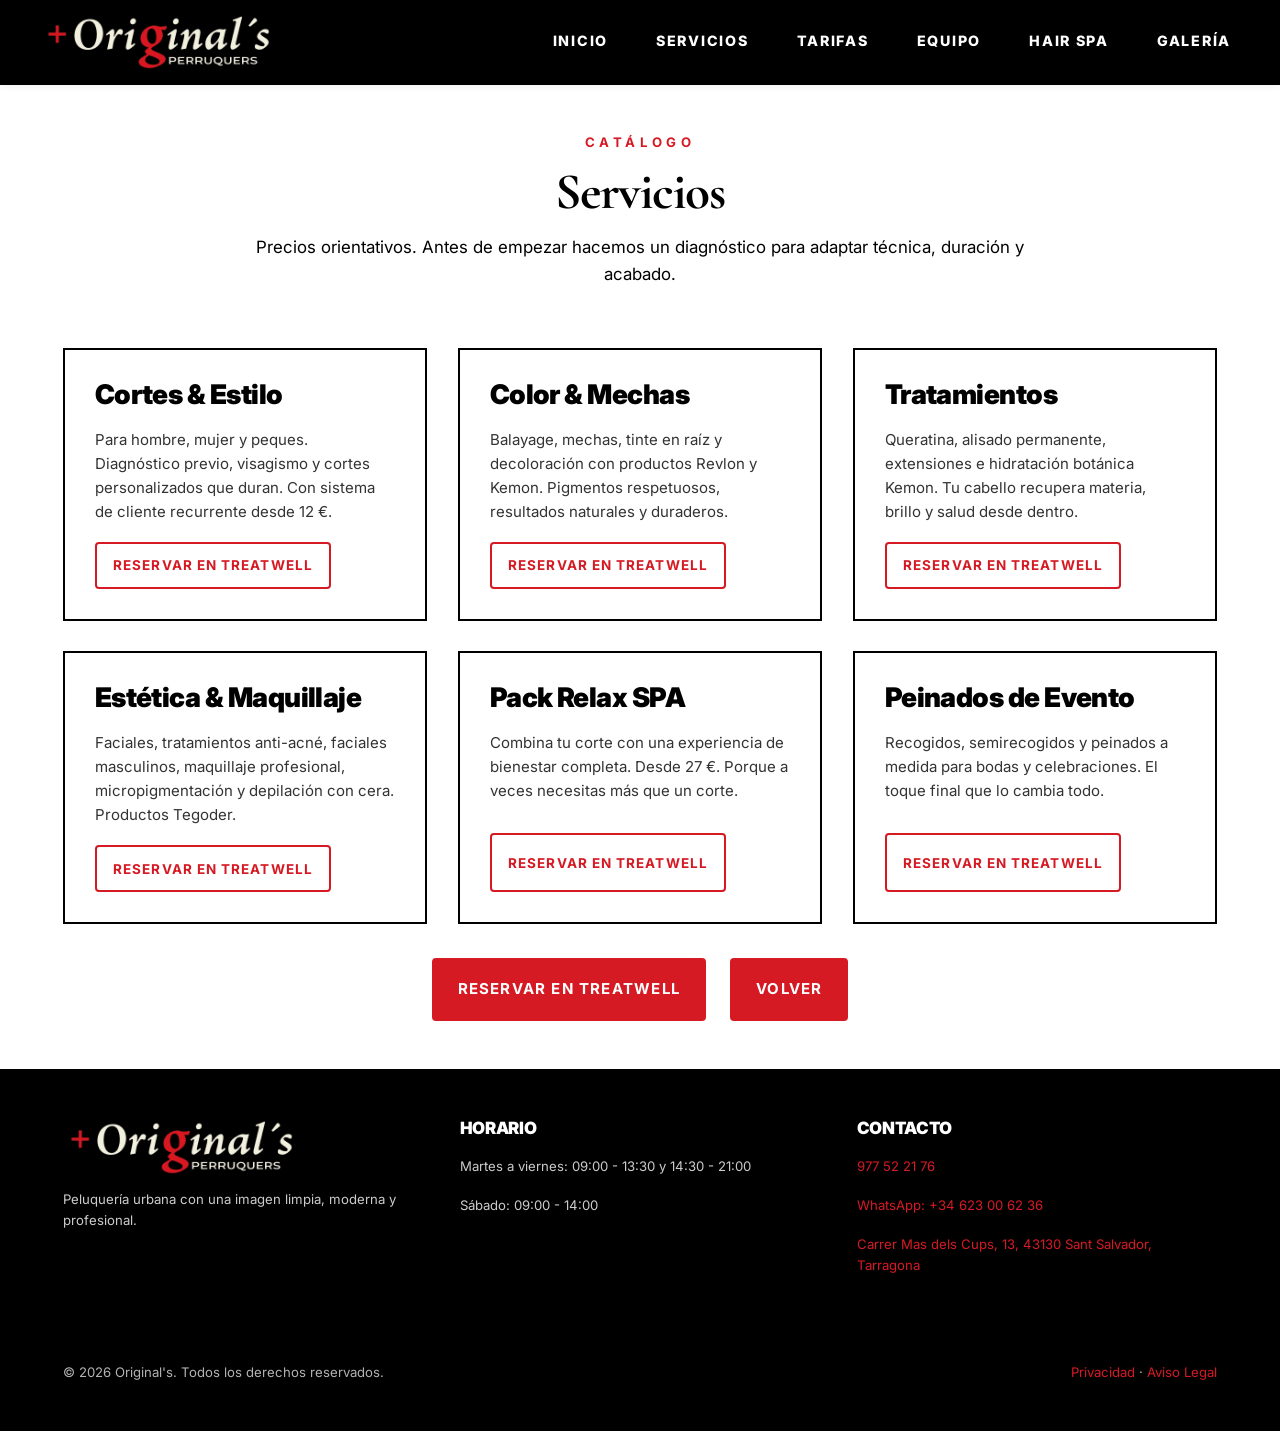
<file: servicios.html>
<!doctype html>
<html lang="es">
<head>
  <meta charset="UTF-8" />
  <meta name="viewport" content="width=device-width, initial-scale=1.0" />
  <title>Original's | Servicios</title>
  <meta name="description" content="Servicios de Original's: corte, color, barbería, hair spa y tratamientos." />
  <link rel="preconnect" href="https://fonts.googleapis.com" />
  <link rel="preconnect" href="https://fonts.gstatic.com" crossorigin />
  <link rel="icon" href="capt_web/favicon.ico" type="image/x-icon" />
  <meta name="theme-color" content="#d61a24" />
  <link href="https://fonts.googleapis.com/css2?family=Cormorant+Garamond:wght@500;600;700;800&family=Inter:wght@400;500;600;700;800;900&family=Montserrat:wght@700;800;900&display=swap" rel="stylesheet" />
  <link rel="stylesheet" href="styles.css?v=4" />
  <script src="scripts.js?v=4" defer></script>
</head>
<body>
  <header class="site-header">
    <div class="container navbar">
      <a class="logo" href="index.html" aria-label="Original's Perruquers - Inicio">
        <img class="logo-img" src="capt_web/logo--nav.png" alt="Original's Perruquers" />
      </a>

      <div class="nav-area">
        <button class="nav-toggle" type="button" aria-controls="primary-navigation-menu" aria-expanded="false" aria-label="Abrir menú">
          <span></span>
        </button>

        <nav id="primary-navigation-menu" class="nav-menu" aria-label="Menú principal">
          <ul class="nav-list">
            <li><a href="index.html">Inicio</a></li>
            <li><a href="servicios.html" aria-current="page">Servicios</a></li>
            <li><a href="tarifas.html">Tarifas</a></li>
            <li><a href="equipo.html">Equipo</a></li>
            <li><a href="hair-spa.html">Hair Spa</a></li>
            <li><a href="galeria.html">Galería</a></li>
          </ul>
        </nav>


      </div>
    </div>
  </header>

  <main>
    <h1 class="screen-reader-only">Servicios de Original's Perruquers</h1>
    <section class="section section-white">
      <div class="container">
        <div class="section-head section-head--centered">
          <span class="section-label">Catálogo</span>
          <h2>Servicios</h2>
          <p class="lead">Precios orientativos. Antes de empezar hacemos un diagnóstico para adaptar técnica, duración y acabado.</p>
        </div>

        <div class="services-grid services-grid--full">
          <article class="service-card">
            <div>
              <h3>Cortes &amp; Estilo</h3>
              <p>Para hombre, mujer y peques. Diagnóstico previo, visagismo y cortes personalizados que duran. Con sistema de cliente recurrente desde 12 €.</p>
            </div>
            <div class="service-card-action">
              <a class="button button--small treatwell" href="https://widget.treatwell.es/establecimiento/mes-original-s-sl/?utm_medium=partner-ecosystem&utm_campaign=partner-instagram&utm_content=book-now" target="_blank" rel="noreferrer noopener">Reservar en Treatwell</a>
            </div>
          </article>

          <article class="service-card">
            <div>
              <h3>Color &amp; Mechas</h3>
              <p>Balayage, mechas, tinte en raíz y decoloración con productos Revlon y Kemon. Pigmentos respetuosos, resultados naturales y duraderos.</p>
            </div>
            <div class="service-card-action">
              <a class="button button--small treatwell" href="https://widget.treatwell.es/establecimiento/mes-original-s-sl/?utm_medium=partner-ecosystem&utm_campaign=partner-instagram&utm_content=book-now" target="_blank" rel="noreferrer noopener">Reservar en Treatwell</a>
            </div>
          </article>

          <article class="service-card">
            <div>
              <h3>Tratamientos</h3>
              <p>Queratina, alisado permanente, extensiones e hidratación botánica Kemon. Tu cabello recupera materia, brillo y salud desde dentro.</p>
            </div>
            <div class="service-card-action">
              <a class="button button--small treatwell" href="https://widget.treatwell.es/establecimiento/mes-original-s-sl/?utm_medium=partner-ecosystem&utm_campaign=partner-instagram&utm_content=book-now" target="_blank" rel="noreferrer noopener">Reservar en Treatwell</a>
            </div>
          </article>

          <article class="service-card">
            <div>
              <h3>Estética &amp; Maquillaje</h3>
              <p>Faciales, tratamientos anti-acné, faciales masculinos, maquillaje profesional, micropigmentación y depilación con cera. Productos Tegoder.</p>
            </div>
            <div class="service-card-action">
              <a class="button button--small treatwell" href="https://widget.treatwell.es/establecimiento/mes-original-s-sl/?utm_medium=partner-ecosystem&utm_campaign=partner-instagram&utm_content=book-now" target="_blank" rel="noreferrer noopener">Reservar en Treatwell</a>
            </div>
          </article>

          <article class="service-card">
            <div>
              <h3>Pack Relax SPA</h3>
              <p>Combina tu corte con una experiencia de bienestar completa. Desde 27 €. Porque a veces necesitas más que un corte.</p>
            </div>
            <div class="service-card-action">
              <a class="button button--small treatwell" href="https://widget.treatwell.es/establecimiento/mes-original-s-sl/?utm_medium=partner-ecosystem&utm_campaign=partner-instagram&utm_content=book-now" target="_blank" rel="noreferrer noopener">Reservar en Treatwell</a>
            </div>
          </article>

          <article class="service-card">
            <div>
              <h3>Peinados de Evento</h3>
              <p>Recogidos, semirecogidos y peinados a medida para bodas y celebraciones. El toque final que lo cambia todo.</p>
            </div>
            <div class="service-card-action">
              <a class="button button--small treatwell" href="https://widget.treatwell.es/establecimiento/mes-original-s-sl/?utm_medium=partner-ecosystem&utm_campaign=partner-instagram&utm_content=book-now" target="_blank" rel="noreferrer noopener">Reservar en Treatwell</a>
            </div>
          </article>
        </div>

        <div class="actions" style="margin-top: 34px;">
          <a class="button primary" href="https://widget.treatwell.es/establecimiento/mes-original-s-sl/?utm_medium=partner-ecosystem&utm_campaign=partner-instagram&utm_content=book-now" target="_blank" rel="noopener noreferrer">Reservar en Treatwell</a>
          <a class="button dark-outline" href="index.html">Volver</a>
        </div>
      </div>
    </section>
  </main>

  <footer class="footer">
    <div class="container">
      <div class="footer-grid">
        <div>
          <a class="logo" href="index.html" aria-label="Original's Perruquers - Inicio">
            <img class="logo-img" src="capt_web/logo--nav.png" alt="Original's Perruquers" />
          </a>
          <p style="margin-top: 14px;">Peluquería urbana con una imagen limpia, moderna y profesional.</p>
        </div>
        <div>
          <h3>Horario</h3>
          <p>Martes a viernes: 09:00 - 13:30 y 14:30 - 21:00</p>
          <p>Sábado: 09:00 - 14:00</p>
        </div>
        <div>
          <h3>Contacto</h3>
          <p><a href="tel:977522176">977 52 21 76</a></p>
          <p><a href="https://wa.me/34623006236">WhatsApp: +34 623 00 62 36</a></p>
          <p><a href="https://www.google.com/maps/place//data=!4m2!3m1!1s0x12a3fdabd0f3c033:0xec0d92dc3bf336cd?sa=X&ved=1t:8290&ictx=111">Carrer Mas dels Cups, 13, 43130 Sant Salvador, Tarragona</a></p>
        </div>
      </div>
      <div class="footer-bottom">
        <p>© 2026 Original's. Todos los derechos reservados.</p>
        <p><a href="privacidad.html">Privacidad</a> · <a href="legal.html">Aviso Legal</a></p>
      </div>
    </div>
  </footer>
</body>
</html>
</file>
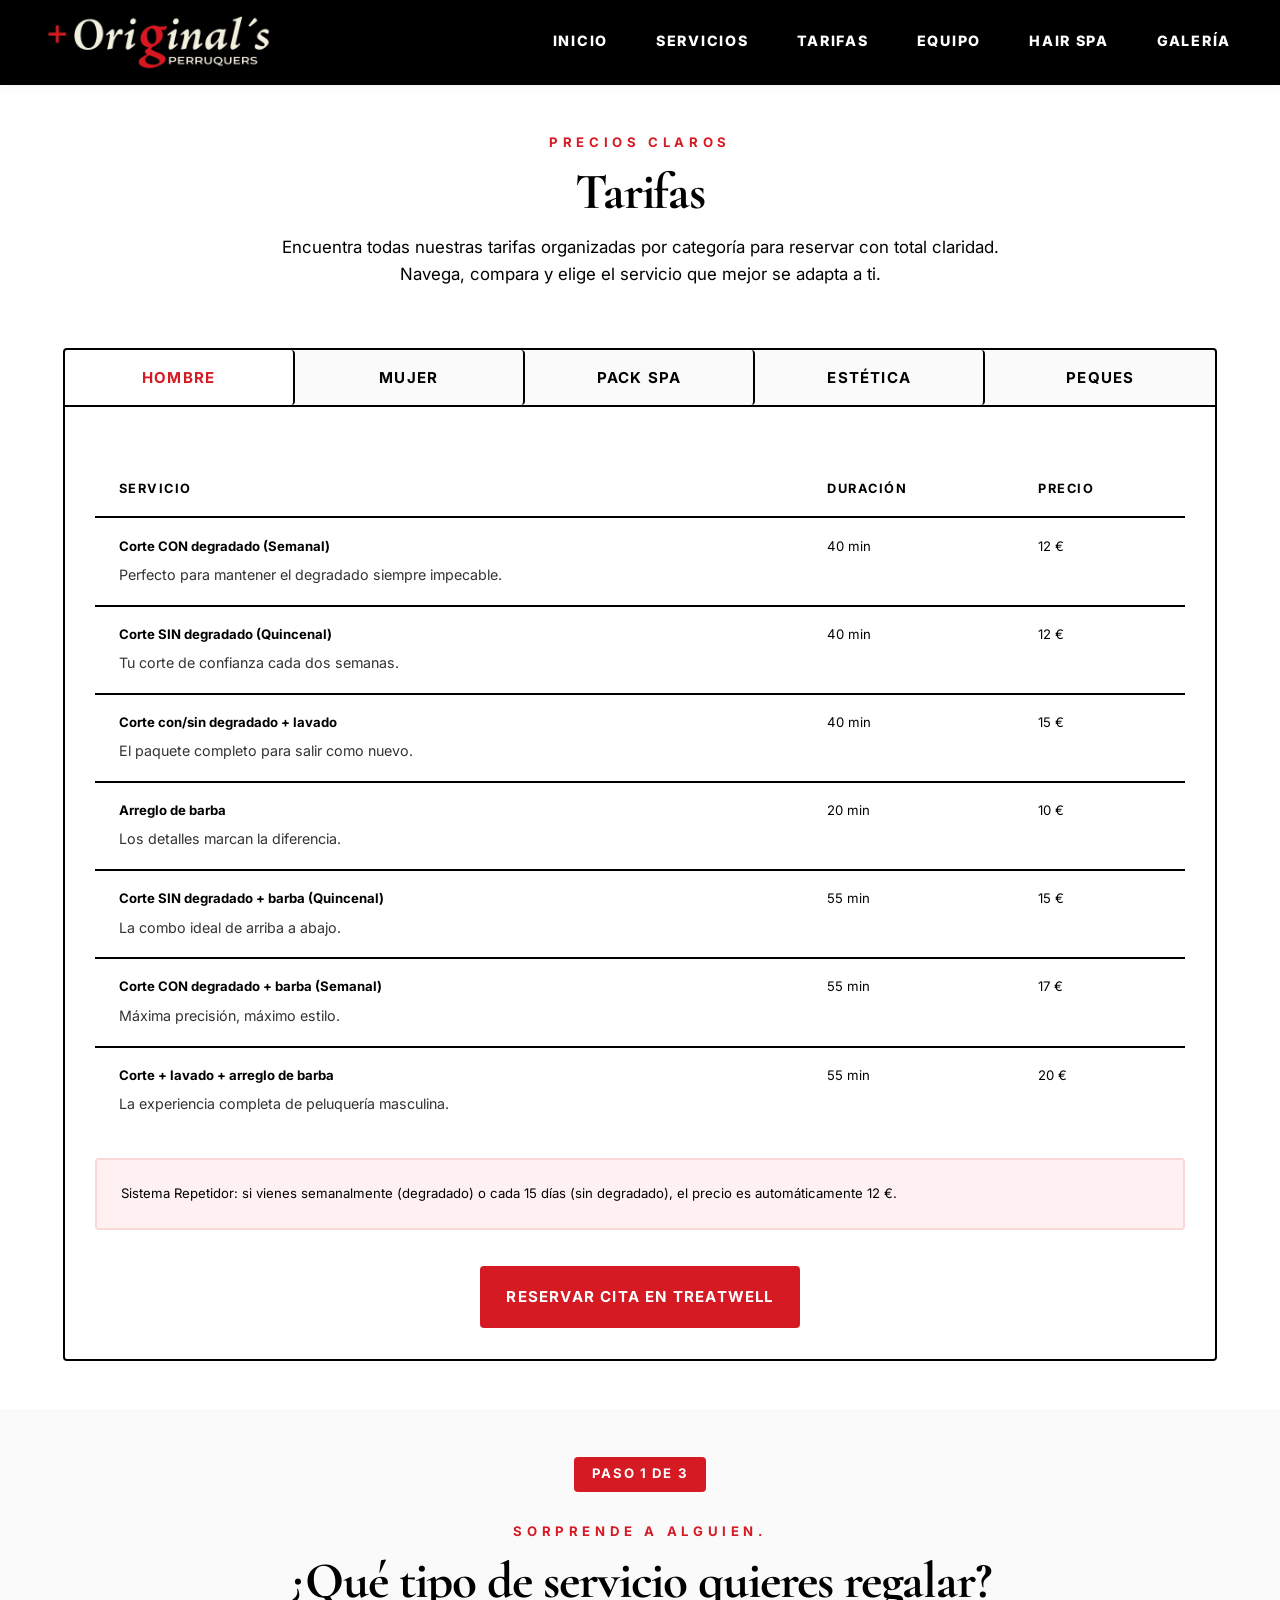
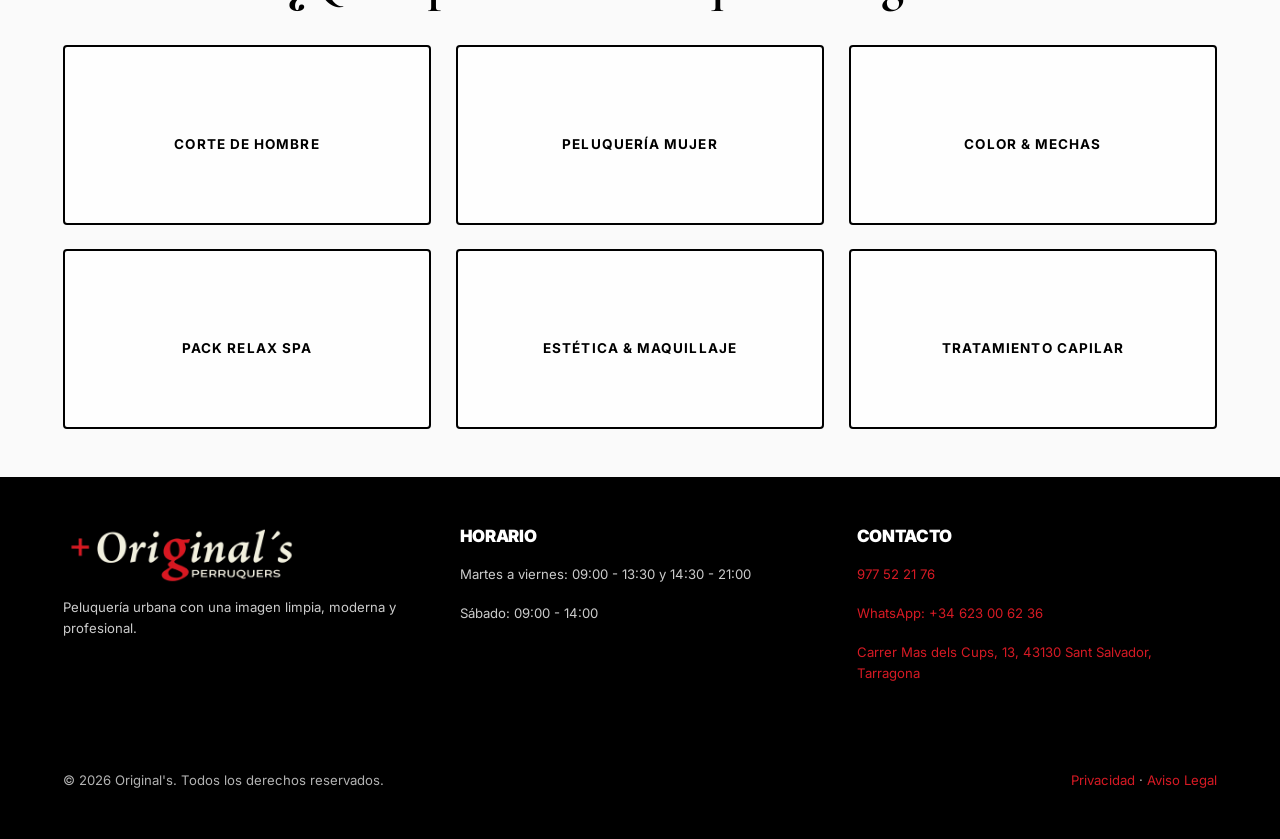
<file: tarifas.html>
<!doctype html>
<html lang="es">
<head>
  <meta charset="UTF-8" />
  <meta name="viewport" content="width=device-width, initial-scale=1.0" />
  <title>Original's | Tarifas</title>
  <meta name="description" content="Tarifas de Original's Perruquers: servicios, duración y precios claros para reservar tu cita." />
  <link rel="preconnect" href="https://fonts.googleapis.com" />
  <link rel="preconnect" href="https://fonts.gstatic.com" crossorigin />
  <link href="https://fonts.googleapis.com/css2?family=Cormorant+Garamond:wght@500;600;700;800&family=Inter:wght@400;500;600;700;800;900&family=Montserrat:wght@700;800;900&display=swap" rel="stylesheet" />
  <link rel="stylesheet" href="styles.css?v=4" />
  <script src="scripts.js?v=4" defer></script>
</head>
<body>
  <header class="site-header">
    <div class="container navbar">
      <a class="logo" href="index.html" aria-label="Original's Perruquers - Inicio">
        <img class="logo-img" src="capt_web/logo--nav.png" alt="Original's Perruquers" />
      </a>

      <div class="nav-area">
        <button class="nav-toggle" type="button" aria-controls="primary-navigation-menu" aria-expanded="false" aria-label="Abrir menú">
          <span></span>
        </button>

        <nav id="primary-navigation-menu" class="nav-menu" aria-label="Menú principal">
          <ul class="nav-list">
            <li><a href="index.html">Inicio</a></li>
            <li><a href="servicios.html">Servicios</a></li>
            <li><a href="tarifas.html" aria-current="page">Tarifas</a></li>
            <li><a href="equipo.html">Equipo</a></li>
            <li><a href="hair-spa.html">Hair Spa</a></li>
            <li><a href="galeria.html">Galería</a></li>
          </ul>
        </nav>
      </div>
    </div>
  </header>

  <main>
    <section class="section section-white pricing-page-section" aria-labelledby="tarifas-title">
      <div class="container">
        <div class="section-head section-head--centered">
          <span class="section-label">Precios Claros</span>
          <h2 id="tarifas-title">Tarifas</h2>
          <p class="lead">Encuentra todas nuestras tarifas organizadas por categoría para reservar con total claridad. Navega, compara y elige el servicio que mejor se adapta a ti.</p>
        </div>

        <div class="pricing-tabs">
          <div class="pricing-tabs-nav" role="tablist" aria-label="Categorías de tarifas">
            <button class="pricing-tab" role="tab" aria-selected="true" aria-controls="tab-hombre" id="tab-hombre-btn" data-pricing-tab>HOMBRE</button>
            <button class="pricing-tab" role="tab" aria-selected="false" aria-controls="tab-mujer" id="tab-mujer-btn" data-pricing-tab>MUJER</button>
            <button class="pricing-tab" role="tab" aria-selected="false" aria-controls="tab-spa" id="tab-spa-btn" data-pricing-tab>PACK SPA</button>
            <button class="pricing-tab" role="tab" aria-selected="false" aria-controls="tab-estetica" id="tab-estetica-btn" data-pricing-tab>ESTÉTICA</button>
            <button class="pricing-tab" role="tab" aria-selected="false" aria-controls="tab-peques" id="tab-peques-btn" data-pricing-tab>PEQUES</button>
          </div>

          <div class="pricing-tab-panel" id="tab-hombre" role="tabpanel" aria-labelledby="tab-hombre-btn" data-pricing-panel aria-hidden="false">
            <table class="pricing-table">
              <thead>
                <tr>
                  <th>SERVICIO</th>
                  <th>DURACIÓN</th>
                  <th>PRECIO</th>
                </tr>
              </thead>
              <tbody>
                <tr>
                  <td><strong>Corte CON degradado (Semanal)</strong><br><span class="pricing-desc">Perfecto para mantener el degradado siempre impecable.</span></td>
                  <td>40 min</td>
                  <td>12 €</td>
                </tr>
                <tr>
                  <td><strong>Corte SIN degradado (Quincenal)</strong><br><span class="pricing-desc">Tu corte de confianza cada dos semanas.</span></td>
                  <td>40 min</td>
                  <td>12 €</td>
                </tr>
                <tr>
                  <td><strong>Corte con/sin degradado + lavado</strong><br><span class="pricing-desc">El paquete completo para salir como nuevo.</span></td>
                  <td>40 min</td>
                  <td>15 €</td>
                </tr>
                <tr>
                  <td><strong>Arreglo de barba</strong><br><span class="pricing-desc">Los detalles marcan la diferencia.</span></td>
                  <td>20 min</td>
                  <td>10 €</td>
                </tr>
                <tr>
                  <td><strong>Corte SIN degradado + barba (Quincenal)</strong><br><span class="pricing-desc">La combo ideal de arriba a abajo.</span></td>
                  <td>55 min</td>
                  <td>15 €</td>
                </tr>
                <tr>
                  <td><strong>Corte CON degradado + barba (Semanal)</strong><br><span class="pricing-desc">Máxima precisión, máximo estilo.</span></td>
                  <td>55 min</td>
                  <td>17 €</td>
                </tr>
                <tr>
                  <td><strong>Corte + lavado + arreglo de barba</strong><br><span class="pricing-desc">La experiencia completa de peluquería masculina.</span></td>
                  <td>55 min</td>
                  <td>20 €</td>
                </tr>
              </tbody>
            </table>
            <div class="pricing-row-note">Sistema Repetidor: si vienes semanalmente (degradado) o cada 15 días (sin degradado), el precio es automáticamente 12 €.</div>
            <div class="pricing-cta-box"><a class="button" href="https://widget.treatwell.es/establecimiento/mes-original-s-sl/?utm_medium=partner-ecosystem&utm_campaign=partner-instagram&utm_content=book-now" target="_blank" rel="noopener noreferrer">RESERVAR CITA EN TREATWELL</a></div>
          </div>

          <div class="pricing-tab-panel" id="tab-mujer" role="tabpanel" aria-labelledby="tab-mujer-btn" data-pricing-panel aria-hidden="true">
            <table class="pricing-table">
              <thead>
                <tr>
                  <th>SERVICIO</th>
                  <th>DURACIÓN</th>
                  <th>PRECIO</th>
                </tr>
              </thead>
              <tbody>
                <tr>
                  <td><strong>Lavado + corte + secado (Pelo corto)</strong><br><span class="pricing-desc">Rápido, fresco y con todo el mimo.</span></td>
                  <td>35 min</td>
                  <td>37 €</td>
                </tr>
                <tr>
                  <td><strong>Lavado + corte + secado (Pelo medio/largo)</strong><br><span class="pricing-desc">Te asesoramos en el corte que mejor te quede.</span></td>
                  <td>50 min</td>
                  <td>40 €</td>
                </tr>
                <tr>
                  <td><strong>Lavado y secado (Pelo corto)</strong><br><span class="pricing-desc">Limpio, hidratado y con volumen.</span></td>
                  <td>30 min</td>
                  <td>15 €</td>
                </tr>
                <tr>
                  <td><strong>Lavado y secado (Pelo medio)</strong><br><span class="pricing-desc">En solo 45 minutos.</span></td>
                  <td>45 min</td>
                  <td>17 €</td>
                </tr>
                <tr>
                  <td><strong>Lavado y secado (Pelo largo)</strong><br><span class="pricing-desc">Para las melenas que merecen tiempo.</span></td>
                  <td>45 min</td>
                  <td>20 €</td>
                </tr>
                <tr>
                  <td><strong>Moldeado + secado</strong><br><span class="pricing-desc">Para eventos o simplemente para sentirte espectacular.</span></td>
                  <td>90 min</td>
                  <td>desde 50 €</td>
                </tr>
                <tr>
                  <td><strong>Corte Curly en Seco</strong><br><span class="pricing-desc">Especialistas en rizos. Tu cabello rizado merece un experto.</span></td>
                  <td>—</td>
                  <td>Consultar</td>
                </tr>
                <tr>
                  <td><strong>Mechas y balayage</strong><br><span class="pricing-desc">El efecto natural irresistible.</span></td>
                  <td>—</td>
                  <td>Consultar</td>
                </tr>
                <tr>
                  <td><strong>Tinte en raíz / color completo</strong><br><span class="pricing-desc">Cobertura total con colores que duran.</span></td>
                  <td>—</td>
                  <td>desde 10 €</td>
                </tr>
                <tr>
                  <td><strong>Queratina</strong><br><span class="pricing-desc">Adiós al encrespamiento.</span></td>
                  <td>—</td>
                  <td>Consultar</td>
                </tr>
                <tr>
                  <td><strong>Alisado permanente</strong><br><span class="pricing-desc">Cambio duradero sin esfuerzo diario.</span></td>
                  <td>—</td>
                  <td>Consultar</td>
                </tr>
                <tr>
                  <td><strong>Rituales botánicos Kemon</strong><br><span class="pricing-desc">Hidratación orgánica de alta gama.</span></td>
                  <td>—</td>
                  <td>desde 20 €</td>
                </tr>
              </tbody>
            </table>
            <div class="pricing-cta-box"><a class="button" href="https://widget.treatwell.es/establecimiento/mes-original-s-sl/?utm_medium=partner-ecosystem&utm_campaign=partner-instagram&utm_content=book-now" target="_blank" rel="noopener noreferrer">RESERVAR CITA EN TREATWELL</a></div>
          </div>

          <div class="pricing-tab-panel" id="tab-spa" role="tabpanel" aria-labelledby="tab-spa-btn" data-pricing-panel aria-hidden="true">
            <table class="pricing-table">
              <thead>
                <tr>
                  <th>SERVICIO</th>
                  <th>DURACIÓN</th>
                  <th>PRECIO</th>
                </tr>
              </thead>
              <tbody>
                <tr>
                  <td><strong>Corte CON degradado + SPA (Semanal)</strong><br><span class="pricing-desc">Tu ritual semanal de cuidado y bienestar.</span></td>
                  <td>60 min</td>
                  <td>27 €</td>
                </tr>
                <tr>
                  <td><strong>Corte SIN degradado + SPA (Quincenal)</strong><br><span class="pricing-desc">Quince días después, vuelves a ser tú.</span></td>
                  <td>60 min</td>
                  <td>27 €</td>
                </tr>
                <tr>
                  <td><strong>Corte + lavado + SPA</strong><br><span class="pricing-desc">Corte, lavado y bienestar en una sola visita.</span></td>
                  <td>60 min</td>
                  <td>30 €</td>
                </tr>
                <tr>
                  <td><strong>Corte SIN degradado + barba + SPA (Quincenal)</strong><br><span class="pricing-desc">El capricho completo para el hombre que se cuida.</span></td>
                  <td>75 min</td>
                  <td>30 €</td>
                </tr>
                <tr>
                  <td><strong>Corte CON degradado + barba + SPA (Semanal)</strong><br><span class="pricing-desc">Precisión, estilo y relax. Todo en 75 minutos.</span></td>
                  <td>75 min</td>
                  <td>32 €</td>
                </tr>
                <tr>
                  <td><strong>Corte + lavado + barba + SPA</strong><br><span class="pricing-desc">La experiencia completa. El regalo que te mereces.</span></td>
                  <td>75 min</td>
                  <td>35 €</td>
                </tr>
              </tbody>
            </table>
            <div class="pricing-row-note">El Pack Relax SPA combina tu servicio habitual con una experiencia de bienestar completa. Ideal para darte un capricho o como regalo.</div>
            <div class="pricing-cta-box"><a class="button" href="https://widget.treatwell.es/establecimiento/mes-original-s-sl/?utm_medium=partner-ecosystem&utm_campaign=partner-instagram&utm_content=book-now" target="_blank" rel="noopener noreferrer">RESERVAR CITA EN TREATWELL</a></div>
          </div>

          <div class="pricing-tab-panel" id="tab-estetica" role="tabpanel" aria-labelledby="tab-estetica-btn" data-pricing-panel aria-hidden="true">
            <table class="pricing-table">
              <thead>
                <tr>
                  <th>SERVICIO</th>
                  <th>DURACIÓN</th>
                  <th>PRECIO</th>
                </tr>
              </thead>
              <tbody>
                <tr>
                  <td><strong>Maquillaje profesional</strong><br><span class="pricing-desc">Para eventos, bodas o cuando quieras sentirte espectacular.</span></td>
                  <td>45 min</td>
                  <td>35 €</td>
                </tr>
                <tr>
                  <td><strong>Maquillaje femenino</strong><br><span class="pricing-desc">Realzamos tu belleza natural.</span></td>
                  <td>45 min</td>
                  <td>35 €</td>
                </tr>
                <tr>
                  <td><strong>Micropigmentación</strong><br><span class="pricing-desc">Resultados naturales que duran.</span></td>
                  <td>45 min</td>
                  <td>35 €</td>
                </tr>
                <tr>
                  <td><strong>Depilación facial con cera</strong><br><span class="pricing-desc">Suave, rápida y efectiva.</span></td>
                  <td>—</td>
                  <td>desde 5 €</td>
                </tr>
                <tr>
                  <td><strong>Depilación cejas con cera</strong><br><span class="pricing-desc">Unas cejas bien definidas cambian toda la cara.</span></td>
                  <td>—</td>
                  <td>Tarifa base</td>
                </tr>
              </tbody>
            </table>
            <div class="pricing-cta-box"><a class="button" href="https://widget.treatwell.es/establecimiento/mes-original-s-sl/?utm_medium=partner-ecosystem&utm_campaign=partner-instagram&utm_content=book-now" target="_blank" rel="noopener noreferrer">RESERVAR CITA EN TREATWELL</a></div>
          </div>

          <div class="pricing-tab-panel" id="tab-peques" role="tabpanel" aria-labelledby="tab-peques-btn" data-pricing-panel aria-hidden="true">
            <table class="pricing-table">
              <thead>
                <tr>
                  <th>SERVICIO</th>
                  <th>DURACIÓN</th>
                  <th>PRECIO</th>
                </tr>
              </thead>
              <tbody>
                <tr>
                  <td><strong>Corte de bebé en seco</strong><br><span class="pricing-desc">Con toda la paciencia del mundo para los peques.</span></td>
                  <td>20 min</td>
                  <td>8 €</td>
                </tr>
                <tr>
                  <td><strong>Corte de Niños</strong><br><span class="pricing-desc">Lo hacemos especial para ellos.</span></td>
                  <td>—</td>
                  <td>8 €</td>
                </tr>
              </tbody>
            </table>
            <div class="pricing-cta-box"><a class="button" href="https://widget.treatwell.es/establecimiento/mes-original-s-sl/?utm_medium=partner-ecosystem&utm_campaign=partner-instagram&utm_content=book-now" target="_blank" rel="noopener noreferrer">RESERVAR CITA EN TREATWELL</a></div>
          </div>
        </div>
      </div>
    </section>

    <section id="bonos-regalo" class="section section-soft gift-wizard-section" aria-labelledby="gift-wizard-title">
      <div class="container">
        <div class="gift-wizard-progress">
          <span class="gift-progress-text" id="gift-progress">PASO 1 DE 3</span>
        </div>

        <div class="section-head section-head--centered">
          <span class="section-label">SORPRENDE A ALGUIEN.</span>
          <h2 id="gift-wizard-title" class="gift-wizard-title">¿Qué tipo de servicio quieres regalar?</h2>
        </div>

        <div class="gift-wizard">
          <!-- PASO 1: Seleccionar categoría -->
          <div class="gift-step gift-step--active" id="gift-step-1" data-gift-step="1">
            <div class="gift-categories">
              <button class="gift-category-card" data-category="hombre" aria-label="Corte de hombre">
                <span class="gift-emoji"></span>
                <span class="gift-label">CORTE DE HOMBRE</span>
              </button>
              <button class="gift-category-card" data-category="mujer" aria-label="Peluquería mujer">
                <span class="gift-emoji"></span>
                <span class="gift-label">PELUQUERÍA MUJER</span>
              </button>
              <button class="gift-category-card" data-category="color" aria-label="Color y mechas">
                <span class="gift-emoji"></span>
                <span class="gift-label">COLOR &amp; MECHAS</span>
              </button>
              <button class="gift-category-card" data-category="spa" aria-label="Pack relax spa">
                <span class="gift-emoji"></span>
                <span class="gift-label">PACK RELAX SPA</span>
              </button>
              <button class="gift-category-card" data-category="estetica" aria-label="Estética y maquillaje">
                <span class="gift-emoji"></span>
                <span class="gift-label">ESTÉTICA &amp; MAQUILLAJE</span>
              </button>
              <button class="gift-category-card" data-category="tratamiento" aria-label="Tratamiento capilar">
                <span class="gift-emoji"></span>
                <span class="gift-label">TRATAMIENTO CAPILAR</span>
              </button>
            </div>
          </div>

          <!-- PASO 2: Seleccionar servicio exacto -->
          <div class="gift-step" id="gift-step-2" data-gift-step="2">
            <div class="gift-step-back">
              <button class="gift-back-btn" id="gift-back-btn">← VOLVER</button>
            </div>
            <div class="gift-services" id="gift-services-list">
              <!-- Cargado dinámicamente por JavaScript -->
            </div>
          </div>

          <!-- PASO 3: Tarjeta regalo final -->
          <div class="gift-step" id="gift-step-3" data-gift-step="3">
            <div class="gift-final-card">
              <div class="gift-card-header">
                <span class="gift-card-brand">Mes Original's</span>
                <span class="gift-card-badge">BONO REGALO</span>
              </div>
              <div class="gift-card-center">
                <div class="gift-card-emoji"></div>
                <div class="gift-card-title">Bono regalo</div>
                <div class="gift-card-service" id="gift-selected-service">Servicio seleccionado</div>
              </div>
              <div class="gift-card-footer">
                <div class="gift-card-location">SANT SALVADOR · TARRAGONA</div>
                <div class="gift-card-rating">5.0</div>
              </div>
            </div>

            <div class="gift-actions">
              <a class="button button--whatsapp" id="gift-whatsapp-btn" href="#" target="_blank" rel="noopener noreferrer">
                <span>COMPRAR BONO POR WHATSAPP</span>
              </a>
              <button class="button button--secondary" id="gift-restart-btn">EMPEZAR DE NUEVO</button>
            </div>
          </div>
        </div>
      </div>
    </section>
  </main>

  <footer class="footer">
    <div class="container">
      <div class="footer-grid">
        <div>
          <a class="logo" href="index.html" aria-label="Original's Perruquers - Inicio">
            <img class="logo-img" src="capt_web/logo--nav.png" alt="Original's Perruquers" />
          </a>
          <p style="margin-top: 14px;">Peluquería urbana con una imagen limpia, moderna y profesional.</p>
        </div>
        <div>
          <h3>Horario</h3>
          <p>Martes a viernes: 09:00 - 13:30 y 14:30 - 21:00</p>
          <p>Sábado: 09:00 - 14:00</p>
        </div>
        <div>
          <h3>Contacto</h3>
          <p><a href="tel:977522176">977 52 21 76</a></p>
          <p><a href="https://wa.me/34623006236">WhatsApp: +34 623 00 62 36</a></p>
          <p><a href="https://www.google.com/maps/place//data=!4m2!3m1!1s0x12a3fdabd0f3c033:0xec0d92dc3bf336cd?sa=X&ved=1t:8290&ictx=111">Carrer Mas dels Cups, 13, 43130 Sant Salvador, Tarragona</a></p>
        </div>
      </div>
      <div class="footer-bottom">
        <p>© 2026 Original's. Todos los derechos reservados.</p>
        <p><a href="privacidad.html">Privacidad</a> · <a href="legal.html">Aviso Legal</a></p>
      </div>
    </div>
  </footer>
</body>
</html>
</file>
<file: styles.css>
/* ============================================================================
   ORIGINAL'S PELUQUERÍA - STYLESHEET
   Diseño urbano, limpio y pulido inspirado en Bleach London
   Colores: #d61a24 (Rojo) | #000000 (Negro) | #ffffff (Blanco)
   Mobile-first, responsive, accesible (WCAG AA)
   ============================================================================ */

/* ============================================================================
   1. RESET GLOBAL Y CONFIGURACIÓN DE VARIABLES
   ============================================================================ */

:root {
  /* COLORES CORPORATIVOS */
  --color-primary: #d61a24;
  --color-primary-dark: #9c131c;
  --color-black: #000000;
  --color-white: #ffffff;
  --color-gray-light: #f8f8f8;
  --color-gray-lighter: #fafafa;
  --color-text: #000000;
  --color-text-muted: #333333;
  --color-border: #000000;
  --color-bg-section: #ffffff;

  /* SOMBRAS Y BORDES */
  --shadow-sm: 0 2px 8px rgba(0, 0, 0, 0.05);
  --shadow-md: 0 8px 24px rgba(0, 0, 0, 0.1);
  --shadow-lg: 0 16px 48px rgba(0, 0, 0, 0.15);
  --border-width: 2px;
  --border-radius: 0px; /* Efecto Bleach: bordes rectos */
  --border-radius-sm: 4px;

  /* TIPOGRAFÍA */
    --font-heading: "Archivo Black", "Inter", "Poppins", system-ui, -apple-system, sans-serif;
  --font-serif: "Cormorant Garamond", Georgia, serif;
  --font-body: "Inter", "Poppins", system-ui, -apple-system, "Segoe UI", Roboto, Arial, sans-serif;
  --font-size-base: 1rem;
  --font-size-sm: 0.875rem;
  --font-size-lg: 1.125rem;
  --font-size-xl: 1.5rem;
  --font-size-2xl: 2rem;
  --font-size-3xl: 2.5rem;
  --font-size-4xl: 3.5rem;

  /* ESPACIADO */
  --spacing-xs: 0.5rem;
  --spacing-sm: 0.9rem;
  --spacing-md: 1.2rem;
  --spacing-lg: 1.6rem;
  --spacing-xl: 2rem;
  --spacing-2xl: 2.4rem;
  --spacing-3xl: 3.2rem;

  /* LAYOUT */
  --container-max-width: 1200px;
  --container-padding: 1.5rem;
  --gap-grid: 1.5rem;

  /* TRANSICIONES */
  --transition-fast: 0.2s ease;
  --transition-base: 0.3s ease-in-out;
  --transition-smooth: 0.45s cubic-bezier(0.2, 0.9, 0.3, 1);
}

* {
  box-sizing: border-box;
  margin: 0;
  padding: 0;
}

html {
  scroll-behavior: smooth;
  font-size: 94%;
}

.skip-link {
  position: absolute;
  left: -9999px;
  top: auto;
  width: 1px;
  height: 1px;
  overflow: hidden;
}

.skip-link:focus-visible {
  left: 1rem;
  top: 1rem;
  width: auto;
  height: auto;
  padding: 0.75rem 1rem;
  background-color: var(--color-black);
  color: var(--color-white);
  z-index: 10000;
  border: var(--border-width) solid var(--color-primary);
  text-decoration: none;
}

body {
  font-family: var(--font-body);
  font-size: var(--font-size-base);
  line-height: 1.5;
  color: var(--color-text);
  background-color: var(--color-white);
  -webkit-font-smoothing: antialiased;
  -moz-osx-font-smoothing: grayscale;
  overflow-x: hidden;
}

/* ============================================================================
   2. TIPOGRAFÍA Y ELEMENTOS BÁSICOS
   ============================================================================ */

h1, h2, h3, h4, h5, h6 {
  font-family: var(--font-heading);
  font-weight: 900;
  line-height: 1.1;
  letter-spacing: -0.02em;
  margin-bottom: var(--spacing-md);
}

h1 {
  font-size: clamp(2.2rem, 8vw, 4.4rem);
}

h2 {
  font-size: clamp(1.8rem, 5vw, 3rem);
}

h3 {
  font-size: clamp(1.2rem, 3vw, 1.8rem);
}

h4 {
  font-size: var(--font-size-lg);
}

p {
  margin-bottom: var(--spacing-md);
  color: var(--color-text-muted);
  line-height: 1.6;
}

a {
  color: var(--color-primary);
  text-decoration: none;
  transition: color var(--transition-base);
}

a:hover {
  color: var(--color-primary-dark);
  text-decoration: underline;
}

a:focus-visible {
  outline: 3px solid var(--color-primary);
  outline-offset: 3px;
}

img {
  max-width: 100%;
  height: auto;
  display: block;
}

ul, ol {
  list-style: none;
  margin: 0;
  padding: 0;
}

input, textarea, select, button {
  font-family: var(--font-body);
  font-size: var(--font-size-base);
}

/* ============================================================================
   3. CONTENEDOR PRINCIPAL (¡CLAVE PARA EL ORDEN!)
   ============================================================================ */

.container {
  width: min(100% - var(--container-padding) * 2, var(--container-max-width));
  margin-left: auto;
  margin-right: auto;
  padding-left: var(--container-padding);
  padding-right: var(--container-padding);
}

/* Contenedor sin límite ancho para secciones de fondo completo */
.container-full {
  width: 100%;
  padding-left: var(--container-padding);
  padding-right: var(--container-padding);
}

/* ============================================================================
   4. HEADER Y NAVEGACIÓN
   ============================================================================ */

.header, .site-header {
  position: sticky;
  top: 0;
  z-index: 1000;
  background-color: var(--color-black);
  border-bottom: var(--border-width) solid var(--color-black);
  box-shadow: var(--shadow-sm);
}

.navbar {
  display: flex;
  align-items: center;
  justify-content: space-between;
  gap: var(--spacing-lg);
  padding: var(--spacing-sm) 0;
}

.logo {
  display: flex;
  align-items: center;
  gap: 0.6rem;
  text-decoration: none;
  color: var(--color-white);
}

.logo-plus {
  display: inline-block;
  color: var(--color-primary);
  font-weight: 900;
  font-size: 1.1rem;
}

.logo-word {
  display: flex;
  flex-direction: column;
  line-height: 1;
}

.logo-main {
  font-family: var(--font-heading);
  font-weight: 900;
  font-size: 1.125rem;
  color: var(--color-white);
}

.logo-sub {
  font-size: 0.675rem;
  letter-spacing: 0.06em;
  color: rgba(255,255,255,0.8);
}

.red { color: var(--color-primary); }

/* Imagen del logotipo */
.logo-img {
  height: 44px;
  width: auto;
  display: block;
}

@media (min-width: 768px) {
  .logo-img { height: 56px; }
}

/* Menú de navegación principal */
.nav-list {
  display: none;
  list-style: none;
  gap: var(--spacing-lg);
  margin: 0;
  padding: 0;
}

.nav-list.is-open {
  display: flex;
  flex-direction: column;
  position: absolute;
  top: calc(100% + var(--spacing-sm));
  left: var(--spacing-md);
  right: var(--spacing-md);
  background-color: rgba(0, 0, 0, 0.95);
  border: var(--border-width) solid var(--color-black);
  padding: var(--spacing-lg);
  gap: var(--spacing-md);
  border-radius: var(--border-radius-sm);
  box-shadow: var(--shadow-lg);
  z-index: 999;
}

.nav-list a {
  color: var(--color-white);
  font-weight: 800;
  text-transform: uppercase;
  letter-spacing: 0.12em;
  font-size: 0.95rem;
  transition: color var(--transition-base);
  padding: 0.4rem 0.6rem;
}

.nav-toggle {
  position: relative;
}

.nav-toggle span,
.nav-toggle span::before,
.nav-toggle span::after {
  display: block;
  width: 1.4rem;
  height: 2px;
  background-color: currentColor;
  transition: transform var(--transition-base), opacity var(--transition-base);
  position: absolute;
}

.nav-toggle span {
  top: 50%;
  left: 50%;
  transform: translate(-50%, -50%);
}

.nav-toggle span::before {
  content: '';
  top: -0.45rem;
}

.nav-toggle span::after {
  content: '';
  top: 0.45rem;
}

.nav-toggle[aria-expanded="true"] span {
  background-color: transparent;
}

.nav-toggle[aria-expanded="true"] span::before {
  transform: translateY(0.45rem) rotate(45deg);
}

.nav-toggle[aria-expanded="true"] span::after {
  transform: translateY(-0.45rem) rotate(-45deg);
}

.nav-list a:hover {
  color: var(--color-primary);
  text-decoration: none;
}

/* Botón hamburguesa */
.nav-toggle {
  display: flex;
  align-items: center;
  justify-content: center;
  width: 3rem;
  height: 3rem;
  background-color: transparent;
  border: var(--border-width) solid var(--color-white);
  color: var(--color-white);
  font-size: 1.5rem;
  cursor: pointer;
  transition: all var(--transition-base);
  border-radius: var(--border-radius-sm);
}

.nav-toggle:hover {
  background-color: var(--color-primary);
  border-color: var(--color-primary);
}

.nav-toggle:focus-visible {
  outline: 3px solid var(--color-primary);
  outline-offset: 3px;
}

.profile-link {
  display: inline-flex;
  align-items: center;
  justify-content: center;
  width: 3rem;
  height: 3rem;
  color: var(--color-white);
  border: var(--border-width) solid rgba(255,255,255,0.05);
  border-radius: 50%;
  margin-left: var(--spacing-md);
}

.profile-link svg { width: 1.4rem; height: 1.4rem; }

.screen-reader-only {
  position: absolute;
  width: 1px;
  height: 1px;
  padding: 0;
  margin: -1px;
  overflow: hidden;
  clip: rect(0, 0, 0, 0);
  white-space: nowrap;
  border: 0;
}

/* Acciones del header (botón "Pedir Cita" en desktop) */
.nav-actions {
  display: none;
}

/* Responsive: mostrar menú desktop en pantallas grandes */
@media (min-width: 768px) {
  .nav-toggle {
    display: none;
  }

  .nav-list {
    display: flex;
    position: static;
    background-color: transparent;
    border: none;
    padding: 0;
    box-shadow: none;
    gap: var(--spacing-xl);
  }

  .nav-list.is-open {
    display: flex;
  }

  .nav-actions {
    display: flex;
    gap: var(--spacing-md);
  }
}

/* ============================================================================
   5. HERO SECTION (¡Corregido para que aplique el fondo oscuro y texto blanco!)
   ============================================================================ */

.hero {
  position: relative;
  min-height: 70vh;
  display: flex;
  align-items: center;
  justify-content: center;
  /* Imagen de fondo local con degradado oscuro para contraste de texto */
  background: linear-gradient(135deg, rgba(0, 0, 0, 0.5), rgba(0, 0, 0, 0.4)),
              url('capt_web/Peluqueria_Imagen.jpeg') center/cover no-repeat;
  background-attachment: scroll;
  overflow: hidden;
}

@media (min-width: 1024px) {
  .hero {
    background-attachment: fixed;
  }
}

.hero-content {
  position: relative;
  text-align: center;
  color: var(--color-white); /* Asegura que los textos carguen en blanco */
  z-index: 10;
  max-width: 850px;
  width: 100%;
  margin: 0 auto;
}

.hero-flag {
  display: inline-block;
  background-color: transparent;
  border: var(--border-width) solid rgba(255, 255, 255, 0.4);
  color: var(--color-white);
  padding: var(--spacing-xs) var(--spacing-sm);
  font-size: var(--font-size-sm);
  font-weight: 700;
  text-transform: uppercase;
  letter-spacing: 0.12em;
  margin-bottom: var(--spacing-lg);
  border-radius: var(--border-radius-sm);
}

.hero h1 {
  font-size: clamp(1.8rem, 6vw, 3rem); /* más compacto para responsive */
  color: var(--color-white);
  margin-bottom: var(--spacing-lg);
  font-weight: 900;
  letter-spacing: -0.03em;
}

/* Logo dentro del hero (debajo del título) */
.hero-logo {
  display: block;
  margin: 1.2rem auto 2rem;
  height: 90px;
  width: auto;
}

@media (min-width: 768px) {
  .hero-logo { 
    height: 120px;
    margin-bottom: 2.4rem;
  }
}

.hero p,
.hero-address {
  color: rgba(255, 255, 255, 0.9); /* Gris claro/blanco de alta lectura */
  font-size: var(--font-size-lg);
  margin-bottom: var(--spacing-xl);
  max-width: 65ch;
  margin-left: auto;
  margin-right: auto;
}

.hero-address {
  margin-top: var(--spacing-lg);
}

.actions,
.hero-actions {
  display: flex;
  flex-direction: column;
  gap: var(--spacing-md);
  align-items: center;
  justify-content: center;
}

@media (min-width: 768px) {
  .actions,
  .hero-actions {
    flex-direction: row;
    gap: var(--spacing-lg);
    justify-content: center;
  }
}

/* Maquetación de los datos del Hero: ahora en columnas limpias */
.hero-meta {
  display: grid;
  grid-template-columns: repeat(auto-fit, minmax(200px, 1fr));
  gap: var(--spacing-lg);
  margin-bottom: var(--spacing-2xl);
  padding-top: var(--spacing-lg);
}

.hero-meta-item {
  display: flex;
  flex-direction: column;
  gap: var(--spacing-xs);
}

.hero-meta-item span {
  color: rgba(255, 255, 255, 0.6);
  font-size: var(--font-size-sm);
  text-transform: uppercase;
  font-weight: 600;
}

.hero-meta-item strong {
  color: var(--color-white);
  font-size: var(--font-size-base);
}

.hero-meta-item a {
  color: var(--color-white);
  text-decoration: underline;
}

.hero-meta-item a:hover {
  color: var(--color-primary);
}

.hero-actions {
  display: flex;
  flex-direction: column;
  gap: var(--spacing-md);
}

@media (min-width: 768px) {
  .hero-actions {
    flex-direction: row;
    gap: var(--spacing-lg);
  }
}

/* ============================================================================
   6. BOTONES
   ============================================================================ */

.button,
button {
  display: inline-flex;
  align-items: center;
  justify-content: center;
  padding: var(--spacing-md) var(--spacing-lg);
  font-size: var(--font-size-base);
  font-weight: 700;
  text-transform: uppercase;
  letter-spacing: 0.08em;
  cursor: pointer;
  border: var(--border-width) solid var(--color-primary);
  background-color: var(--color-primary);
  color: var(--color-white);
  border-radius: var(--border-radius-sm);
  transition: all var(--transition-base);
  text-decoration: none;
  white-space: nowrap;
}

.button:hover,
button:hover {
  background-color: var(--color-primary-dark);
  border-color: var(--color-primary-dark);
  transform: translateY(-2px);
  box-shadow: var(--shadow-md);
  color: var(--color-white);
}

.button:focus-visible,
button:focus-visible {
  outline: 3px solid var(--color-primary);
  outline-offset: 3px;
  color: var(--color-white);
}

/* Botón secundario */
.button.secondary,
button.secondary {
  background-color: transparent;
  color: var(--color-white); /* Corregido a blanco para que resalte sobre el fondo oscuro */
  border-color: var(--color-white);
}

.button.secondary:hover,
button.secondary:hover {
  background-color: var(--color-white);
  color: var(--color-black);
  border-color: var(--color-white);
}

/* Botón con borde rojo (outline) */
.button.outline,
button.outline {
  background-color: transparent;
  color: var(--color-primary);
  border-color: var(--color-primary);
  min-height: 3rem;
  padding: var(--spacing-md) var(--spacing-lg);
  transition: background-color var(--transition-base), color var(--transition-base), border-color var(--transition-base);
}

.button.outline:hover,
button.outline:hover,
.button.outline:focus-visible,
button.outline:focus-visible {
  background-color: var(--color-primary-dark);
  color: var(--color-white);
  border-color: var(--color-primary-dark);
}

.button.outline:focus-visible,
button.outline:focus-visible {
  outline: 3px solid var(--color-primary);
  outline-offset: 3px;
}

/* Hero buttons más compactos */
.hero .actions {
  display: flex;
  flex-direction: column;
  gap: 1rem;
  margin-top: 1.8rem;
}

.hero .actions .button {
  padding: 0.8rem 1.6rem;
  font-size: 0.95rem;
  font-weight: 700;
  border-radius: 50px;
  text-transform: uppercase;
  letter-spacing: 0.08em;
}

@media (min-width: 640px) {
  .hero .actions {
    flex-direction: row;
    gap: 1.2rem;
  }
}

/* Botón flotante (CTA fija) */
.float-cta {
  position: fixed;
  bottom: var(--spacing-lg);
  right: var(--spacing-lg);
  z-index: 900;
  display: inline-flex;
  align-items: center;
  justify-content: center;
  padding: var(--spacing-md) var(--spacing-lg);
  background-color: var(--color-primary);
  color: var(--color-white);
  border: var(--border-width) solid var(--color-primary);
  border-radius: var(--border-radius-sm);
  text-transform: uppercase;
  font-weight: 700;
  letter-spacing: 0.08em;
  text-decoration: none;
  box-shadow: var(--shadow-lg);
  transition: transform var(--transition-base), background-color var(--transition-base), border-color var(--transition-base), box-shadow var(--transition-base);
}

.float-cta:hover,
.float-cta:focus-visible {
  background-color: var(--color-primary-dark);
  border-color: var(--color-primary-dark);
  color: var(--color-white);
  transform: translateY(-2px);
  box-shadow: var(--shadow-md);
}

.float-cta:focus-visible {
  outline: 3px solid var(--color-primary);
  outline-offset: 3px;
}

.float-cta.hidden {
  opacity: 0;
  transform: translateY(10px);
  pointer-events: none;
}

@media (max-width: 640px) {
  .float-cta {
    bottom: var(--spacing-md);
    right: var(--spacing-md);
    padding: var(--spacing-sm) var(--spacing-md);
    font-size: var(--font-size-sm);
  }
}

/* ============================================================================
   7. SECCIONES Y LAYOUTS
   ============================================================================ */

section {
  padding: var(--spacing-3xl) 0;
}

.section-head {
  display: grid;
  gap: var(--spacing-sm);
  margin-bottom: var(--spacing-2xl);
  text-align: left;
}

.section-head--centered {
  text-align: center;
}

.section-head--centered .lead {
  text-align: center;
  margin-left: auto;
  margin-right: auto;
}

.section-label {
  display: inline-block;
  color: var(--color-primary);
  font-weight: 700;
  letter-spacing: 0.35em;
  text-transform: uppercase;
  font-size: var(--font-size-sm);
}

.section-head h2 {
  margin: 0;
  font-family: var(--font-serif);
  font-size: clamp(2rem, 5vw, 3.4rem);
  line-height: 1.05;
}

.services-list,
.faq-list {
  display: grid;
  gap: var(--spacing-lg);
}

.service-panel,
.faq-item {
  padding: var(--spacing-xl);
  border: var(--border-width) solid var(--color-border);
  border-radius: var(--border-radius);
  background-color: var(--color-bg-section);
}

.service-panel {
  display: grid;
  gap: var(--spacing-md);
}

.service-panel h3 {
  font-size: clamp(1.4rem, 3vw, 2rem);
  letter-spacing: -0.03em;
}

.service-panel p {
  margin: 0;
  color: var(--color-text-muted);
  line-height: 1.75;
}

.section-actions {
  margin-top: var(--spacing-2xl);
  display: flex;
  justify-content: center;
}

.button.center {
  display: inline-flex;
  justify-content: center;
}

.pricing-summary {
  display: grid;
  gap: var(--spacing-lg);
  grid-template-columns: 1fr;
}

.pricing-card {
  padding: var(--spacing-xl);
  border: var(--border-width) solid var(--color-border);
  background-color: var(--color-gray-light);
  display: flex;
  flex-direction: column;
  gap: var(--spacing-sm);
}

.pricing-card h3 {
  font-family: var(--font-serif);
  font-size: clamp(1.25rem, 2.5vw, 1.75rem);
  margin-bottom: 0;
}

.pricing-card p {
  margin: 0;
  color: var(--color-text-muted);
  line-height: 1.75;
}

.pricing-card strong {
  margin-top: auto;
  font-size: 1.35rem;
  color: var(--color-black);
}

.pricing-tabs {
  border: var(--border-width) solid var(--color-border);
  border-radius: var(--border-radius-sm);
  background-color: var(--color-white);
  overflow: hidden;
}

.pricing-tabs-nav {
  display: grid;
  grid-auto-flow: column;
  gap: 0;
  border-bottom: var(--border-width) solid var(--color-border);
  overflow-x: auto;
}

.pricing-tab {
  min-width: 170px;
  padding: var(--spacing-md) var(--spacing-lg);
  background-color: var(--color-gray-lighter);
  border: none;
  border-right: var(--border-width) solid var(--color-border);
  color: var(--color-text);
  font-family: var(--font-body);
  font-weight: 700;
  text-transform: uppercase;
  letter-spacing: 0.08em;
  cursor: pointer;
  transition: background-color var(--transition-base), color var(--transition-base);
  display: inline-flex;
  justify-content: center;
  align-items: center;
}

.pricing-tab:last-child {
  border-right: none;
}

.pricing-tab[aria-selected="true"] {
  background-color: var(--color-white);
  color: var(--color-primary);
}

.pricing-tab:focus-visible {
  outline: 3px solid var(--color-primary);
  outline-offset: -3px;
}

.pricing-tab-panel {
  display: none;
  padding: var(--spacing-xl);
}

.pricing-tab-panel[aria-hidden="false"] {
  display: block;
}

.pricing-table {
  width: 100%;
  border-collapse: collapse;
  margin-top: var(--spacing-lg);
}

.pricing-table th,
.pricing-table td {
  text-align: left;
  padding: var(--spacing-md) var(--spacing-lg);
  border-bottom: var(--border-width) solid var(--color-border);
  font-size: var(--font-size-sm);
  vertical-align: top;
}

.pricing-table th {
  color: var(--color-text);
  font-family: var(--font-heading);
  text-transform: uppercase;
  letter-spacing: 0.12em;
  font-size: 0.85rem;
}

.pricing-table tbody tr:last-child td {
  border-bottom: none;
}

.pricing-desc {
  display: block;
  margin-top: var(--spacing-xs);
  color: var(--color-text-muted);
  font-size: 0.95rem;
  line-height: 1.6;
}

.pricing-row-note {
  margin-top: var(--spacing-lg);
  padding: var(--spacing-lg);
  border: var(--border-width) solid rgba(214, 26, 36, 0.12);
  background-color: rgba(255, 236, 236, 0.75);
  color: var(--color-text);
  font-size: var(--font-size-sm);
  border-radius: var(--border-radius-sm);
}

.pricing-cta-box {
  margin-top: var(--spacing-2xl);
  display: flex;
  justify-content: center;
}

@media (min-width: 768px) {
  .pricing-summary {
    grid-template-columns: repeat(2, minmax(0, 1fr));
  }
}

.faq-list details {
  border: none;
  padding: 0;
  background: transparent;
}

.section-actions--double {
  gap: var(--spacing-lg);
  flex-wrap: wrap;
  max-width: 600px;
  margin-left: auto;
  margin-right: auto;
}

.button--gift {
  background-color: var(--color-black);
  border-color: var(--color-black);
  color: var(--color-white);
}

.button--gift:hover {
  background-color: var(--color-primary);
  border-color: var(--color-primary);
}

.gift-wizard-section {
  background-color: var(--color-gray-lighter);
}

.gift-wizard-progress {
  text-align: center;
  margin-bottom: var(--spacing-xl);
}

.gift-progress-text {
  display: inline-block;
  background-color: var(--color-primary);
  color: var(--color-white);
  padding: var(--spacing-xs) var(--spacing-md);
  font-size: var(--font-size-sm);
  font-weight: 700;
  letter-spacing: 0.12em;
  border-radius: var(--border-radius-sm);
}

.gift-wizard-title {
  font-family: var(--font-serif);
  font-size: clamp(2rem, 5vw, 3rem);
}

.gift-categories {
  display: grid;
  grid-template-columns: repeat(3, minmax(0, 1fr));
  gap: var(--spacing-lg);
  margin-top: var(--spacing-2xl);
  align-items: stretch;
}

.gift-category-card {
  padding: var(--spacing-xl);
  border: var(--border-width) solid var(--color-border);
  background-color: rgba(255, 255, 255, 0.75);
  backdrop-filter: blur(10px);
  border-radius: var(--border-radius-sm);
  cursor: pointer;
  display: flex;
  flex-direction: column;
  align-items: center;
  gap: var(--spacing-md);
  text-align: center;
  transition: all var(--transition-base);
  font-family: var(--font-body);
  min-height: 180px;
}

@media (max-width: 900px) {
  .gift-categories {
    grid-template-columns: repeat(2, minmax(0, 1fr));
  }
}

@media (max-width: 640px) {
  .gift-categories {
    grid-template-columns: 1fr;
  }
}

.gift-category-card:hover {
  background-color: var(--color-white);
  border-color: var(--color-primary);
  transform: translateY(-4px);
  box-shadow: var(--shadow-md);
}

.gift-emoji {
  font-size: 2.5rem;
  display: block;
}

.gift-label {
  font-weight: 700;
  text-transform: uppercase;
  letter-spacing: 0.08em;
  font-size: 0.9rem;
  color: var(--color-text);
}

.gift-services {
  display: grid;
  grid-template-columns: repeat(auto-fit, minmax(220px, 1fr));
  gap: var(--spacing-lg);
  margin-top: var(--spacing-2xl);
}

.gift-service-card {
  padding: var(--spacing-lg);
  border: var(--border-width) solid var(--color-border);
  background-color: var(--color-white);
  border-radius: var(--border-radius-sm);
  cursor: pointer;
  transition: all var(--transition-base);
  text-align: center;
}

.gift-service-card:hover {
  border-color: var(--color-primary);
  transform: translateY(-4px);
  box-shadow: var(--shadow-md);
}

.gift-service-name {
  font-weight: 700;
  font-size: 1rem;
  color: var(--color-text);
  margin-bottom: var(--spacing-sm);
}

.gift-service-desc {
  font-size: 0.9rem;
  color: var(--color-text-muted);
  line-height: 1.6;
}

.gift-step {
  display: none;
  animation: fadeIn var(--transition-base);
}

.gift-step--active {
  display: block;
}

@keyframes fadeIn {
  from {
    opacity: 0;
    transform: translateY(10px);
  }
  to {
    opacity: 1;
    transform: translateY(0);
  }
}

.gift-step-back {
  margin-bottom: var(--spacing-2xl);
}

.gift-back-btn {
  padding: var(--spacing-sm) var(--spacing-md);
  background-color: transparent;
  border: var(--border-width) solid var(--color-border);
  color: var(--color-text);
  font-family: var(--font-body);
  font-weight: 600;
  cursor: pointer;
  border-radius: var(--border-radius-sm);
  transition: all var(--transition-base);
}

.gift-back-btn:hover {
  border-color: var(--color-primary);
  color: var(--color-primary);
}

.gift-final-card {
  max-width: 500px;
  margin: var(--spacing-2xl) auto;
  padding: var(--spacing-2xl);
  border: var(--border-width) solid var(--color-border);
  background: linear-gradient(135deg, rgba(214, 26, 36, 0.05) 0%, rgba(255, 255, 255, 0.8) 100%);
  border-radius: var(--border-radius-sm);
  text-align: center;
}

.gift-card-header {
  display: flex;
  justify-content: space-between;
  align-items: center;
  margin-bottom: var(--spacing-xl);
  padding-bottom: var(--spacing-lg);
  border-bottom: var(--border-width) solid var(--color-border);
}

.gift-card-brand {
  font-family: var(--font-serif);
  font-size: 1.4rem;
  font-weight: 700;
  color: var(--color-black);
}

.gift-card-badge {
  background-color: var(--color-primary);
  color: var(--color-white);
  padding: var(--spacing-xs) var(--spacing-sm);
  font-size: 0.8rem;
  font-weight: 700;
  letter-spacing: 0.08em;
  border-radius: var(--border-radius-sm);
}

.gift-card-center {
  padding: var(--spacing-xl) 0;
}

.gift-card-emoji {
  font-size: 3rem;
  margin-bottom: var(--spacing-md);
}

.gift-card-title {
  font-family: var(--font-serif);
  font-size: 1.5rem;
  font-weight: 700;
  margin-bottom: var(--spacing-md);
  color: var(--color-black);
}

.gift-card-service {
  font-family: var(--font-body);
  font-size: 1.1rem;
  font-weight: 600;
  color: var(--color-primary);
  min-height: 2.5rem;
  display: flex;
  align-items: center;
  justify-content: center;
}

.gift-card-footer {
  padding-top: var(--spacing-lg);
  border-top: var(--border-width) solid var(--color-border);
  font-size: 0.9rem;
}

.gift-card-location {
  color: var(--color-text-muted);
  margin-bottom: var(--spacing-sm);
}

.gift-card-rating {
  font-weight: 700;
  color: var(--color-black);
}

.gift-actions {
  display: flex;
  flex-direction: column;
  gap: var(--spacing-lg);
  margin-top: var(--spacing-2xl);
  max-width: 500px;
  margin-left: auto;
  margin-right: auto;
}

.button--whatsapp {
  background-color: #25d366;
  border-color: #25d366;
  color: var(--color-white);
  font-weight: 700;
  text-transform: uppercase;
  letter-spacing: 0.08em;
}

.button--whatsapp:hover {
  background-color: #1eaa4f;
  border-color: #1eaa4f;
}

.button--secondary {
  background-color: transparent;
  border-color: var(--color-primary);
  color: var(--color-primary);
}

.button--secondary:hover {
  background-color: var(--color-primary);
  color: var(--color-white);
}

@media (min-width: 768px) {
  .section-actions--double {
    flex-direction: row;
    gap: var(--spacing-lg);
  }

  .section-actions--double .button {
    flex: 1;
  }
}

.team-layout {
  display: grid;
  grid-template-columns: 1fr;
  gap: var(--spacing-3xl);
  align-items: center;
  margin-top: var(--spacing-2xl);
}

@media (min-width: 768px) {
  .team-layout {
    grid-template-columns: 1fr 1fr;
    align-items: center;
  }
}

.team-image-main {
  margin: 0;
  border-radius: 12px;
  overflow: hidden;
  box-shadow: var(--shadow-lg);
  height: 100%;
  min-height: 400px;
}

.team-image-main img {
  width: 100%;
  height: 100%;
  object-fit: cover;
  object-position: center;
}

.team-info {
  display: flex;
  flex-direction: column;
  justify-content: center;
  gap: var(--spacing-2xl);
  min-height: 100%;
}

.team-member-info {
  padding-bottom: var(--spacing-lg);
  border-bottom: var(--border-width) solid var(--color-border);
}

.team-member-info:last-of-type {
  border-bottom: none;
  padding-bottom: 0;
}

.team-member-name {
  font-family: var(--font-heading);
  font-size: 1.25rem;
  font-weight: 900;
  margin-bottom: var(--spacing-xs);
  color: var(--color-black);
}

.team-member-specialty {
  font-weight: 700;
  color: var(--color-primary);
  text-transform: uppercase;
  letter-spacing: 0.08em;
  font-size: 0.8rem;
  margin-bottom: var(--spacing-sm);
}

.team-member-desc {
  margin: 0;
  color: var(--color-text-muted);
  font-size: 0.9rem;
  line-height: 1.5;
}

.team-info .button {
  align-self: flex-start;
  margin-top: var(--spacing-xl);
}

.team-carousel {
  position: relative;
  overflow: visible;
  margin: var(--spacing-xl) auto 0;
  max-width: 820px;
  padding: 0 1rem;
  background: transparent;
}

.team-carousel-track {
  position: relative;
}

.team-carousel .team-card {
  display: none;
  width: 100%;
  grid-template-columns: 1.1fr 0.9fr;
  gap: var(--spacing-lg);
  align-items: stretch;
  padding: 0;
  border: none;
  background: transparent;
  box-shadow: none;
  margin: 0 auto;
}

.team-carousel .team-card.is-active {
  display: grid;
}

.team-carousel .team-card-content {
  display: flex;
  flex-direction: column;
  justify-content: center;
  gap: calc(var(--spacing-sm) + 0.25rem);
  padding-left: var(--spacing-lg);
}

@media (max-width: 900px) {
  .team-carousel .team-card {
    grid-template-columns: 1fr;
  }

  .team-carousel .team-card-content {
    padding-left: 0;
    order: 2;
  }

  .team-carousel .team-card-image {
    min-height: 260px;
    order: 1;
  }

  .team-carousel .team-card {
    display: grid;
  }
}

.team-carousel .team-card-image {
  overflow: hidden;
  border-radius: 18px;
  background-color: #f8f8f8;
  min-height: 420px;
}

.team-carousel .team-card-image img {
  width: 100%;
  height: 100%;
  object-fit: cover;
  object-position: center;
  display: block;
}

.team-carousel-prev,
.team-carousel-next {
  position: absolute;
  top: 50%;
  transform: translateY(-50%);
  padding: 0;
  border: none;
  border-radius: 0;
  background: transparent;
  color: var(--color-primary);
  display: grid;
  place-items: center;
  cursor: pointer;
  box-shadow: none;
  font-size: 2rem;
  line-height: 1;
  z-index: 2;
}

.team-carousel-prev {
  left: -48px;
}

.team-carousel-next {
  right: -48px;
}

.team-carousel-prev span,
.team-carousel-next span {
  font-size: 2rem;
  line-height: 1;
  font-weight: 700;
}

.team-carousel-dots {
  margin-top: var(--spacing-xl);
  display: flex;
  justify-content: center;
  gap: 0.5rem;
}

.team-carousel-dot {
  width: 10px;
  height: 10px;
  border-radius: 999px;
  border: none;
  background: #d9d9d9;
  opacity: 0.9;
  cursor: pointer;
  transition: transform var(--transition-base), background-color var(--transition-base);
}

.team-carousel-dot:hover {
  transform: scale(1.2);
}

.team-carousel-dot.is-active {
  background: var(--color-primary);
  opacity: 1;
  width: 14px;
}

.team-carousel-dot:focus-visible {
  outline: 2px solid var(--color-primary);
  outline-offset: 3px;
}

.team-card-content h3 {
  font-family: var(--font-serif);
  font-size: clamp(1.8rem, 4vw, 2.4rem);
  font-weight: 700;
  margin-bottom: var(--spacing-xs);
  letter-spacing: -0.03em;
}

.team-card-role {
  color: var(--color-primary);
  font-weight: 700;
  text-transform: uppercase;
  letter-spacing: 0.08em;
  font-size: 0.85rem;
  margin-bottom: var(--spacing-sm);
}

.team-card-content p {
  margin: 0;
  color: var(--color-text-muted);
  line-height: 1.9;
}

@media (max-width: 900px) {
  .team-card {
    grid-template-columns: 1fr;
  }

  .team-card-content {
    padding-left: 0;
  }

  .team-card-image {
    min-height: 380px;
  }

  .team-card-image img {
    width: 100%;
    height: 100%;
    object-fit: cover;
  }

  .team-card-content h3 {
    font-size: 1.95rem;
  }

  .team-card-role {
    font-size: 0.88rem;
  }
}

.reviews-section {
  padding-top: var(--spacing-3xl);
  padding-bottom: var(--spacing-3xl);
}

.reviews-grid {
  display: grid;
  grid-template-columns: 1fr;
  gap: var(--spacing-2xl);
  margin-top: var(--spacing-2xl);
}

.review-card {
  padding: var(--spacing-2xl);
  background-color: rgba(255, 255, 255, 0.88);
  border: 1px solid var(--color-primary);
  border-radius: 22px;
  backdrop-filter: blur(10px);
  box-shadow: 0 14px 40px rgba(0, 0, 0, 0.06);
}

.review-card-header {
  display: flex;
  flex-wrap: wrap;
  align-items: center;
  gap: 0.75rem;
  margin-bottom: var(--spacing-md);
}

.review-card-header strong {
  font-family: var(--font-heading);
  font-size: 1rem;
  font-weight: 800;
  color: var(--color-black);
}

.review-stars {
  color: #e2b86b;
  letter-spacing: 0.08em;
  font-size: 1rem;
}

.review-source {
  display: inline-flex;
  align-items: center;
  color: var(--color-primary);
  font-weight: 700;
  text-transform: uppercase;
  font-size: 0.75rem;
  letter-spacing: 0.2em;
}

.review-card p {
  margin: 0;
  color: #333333;
  line-height: 1.85;
  font-size: 1rem;
}

.reviews-actions {
  margin-top: var(--spacing-3xl);
  display: flex;
  justify-content: center;
}

.reviews-actions .button {
  padding: 0.95rem 1.8rem;
  border: 1px solid rgba(214, 26, 36, 0.9);
  background: var(--color-black);
  color: var(--color-white);
  transition: background var(--transition-fast), transform var(--transition-fast);
}

.reviews-actions .button:hover,
.reviews-actions .button:focus-visible {
  background: var(--color-primary);
  color: var(--color-white);
  transform: translateY(-1px);
}

@media (min-width: 900px) {
  .reviews-grid {
    grid-template-columns: repeat(3, minmax(0, 1fr));
  }
}

@media (max-width: 767px) {
  .reviews-actions .button {
    width: 100%;
    text-align: center;
  }
}

@media (min-width: 768px) {
  .team-card {
    grid-template-columns: 1.1fr 1fr;
  }
}

@media (max-width: 767px) {
  .team-carousel-next {
    top: auto;
    right: var(--spacing-md);
    bottom: var(--spacing-md);
    transform: none;
  }

  .team-card {
    padding: var(--spacing-lg);
  }
}

.faq-list summary {
  cursor: pointer;
  font-weight: 700;
  font-size: var(--font-size-lg);
  display: flex;
  justify-content: space-between;
  align-items: center;
  gap: var(--spacing-md);
  padding: var(--spacing-lg) 0;
  border-bottom: var(--border-width) solid var(--color-border);
  list-style: none;
}

.faq-list summary::marker {
  display: none;
}

.faq-list summary::after {
  content: '+';
  font-size: 1.25rem;
  color: var(--color-primary);
  transition: transform var(--transition-base);
}

.faq-list details[open] summary::after {
  content: '-';
}

.faq-list p {
  margin: var(--spacing-md) 0 0;
  color: var(--color-text-muted);
  line-height: 1.75;
}

@media (min-width: 768px) {
  .services-list {
    grid-template-columns: repeat(2, minmax(0, 1fr));
  }

  .services-list article:nth-child(odd) {
    padding-left: calc(var(--spacing-xl) + var(--border-width));
  }
}

@media (min-width: 1024px) {
  .services-list {
    grid-template-columns: repeat(3, minmax(0, 1fr));
  }
}

.section-header::before {
  content: "";
  width: 3rem;
  height: var(--border-width);
  background-color: var(--color-primary);
}

.section-header h2 {
  margin-bottom: 0;
  font-size: clamp(1.8rem, 5vw, 3rem);
  text-transform: uppercase;
}

/* Grid para servicios */
.services-grid {
  display: grid;
  grid-template-columns: 1fr;
  gap: var(--spacing-xl);
}

@media (min-width: 768px) {
  .services-grid {
    grid-template-columns: repeat(auto-fit, minmax(280px, 1fr));
  }
}

/* Grid para equipo */
.team-grid {
  display: grid;
  grid-template-columns: 1fr;
  gap: var(--spacing-xl);
}

@media (min-width: 768px) {
  .team-grid {
    grid-template-columns: repeat(3, 1fr);
  }
}

.team-grid .team-card {
  display: flex;
  flex-direction: column;
  align-items: stretch;
  gap: var(--spacing-md);
}

.team-grid .team-card-image {
  width: 100%;
  overflow: hidden;
  border-radius: 12px;
  min-height: 260px;
}

.team-grid .team-card-image img {
  width: 100%;
  height: 100%;
  object-fit: cover;
  display: block;
}

.team-grid .team-card-content {
  padding-top: 0.75rem;
}

@media (min-width: 768px) {
  .team-grid .team-card-image {
    min-height: 220px;
  }
}

/* Grid para galería - 3 columnas */
.gallery-grid {
  display: grid;
  grid-template-columns: repeat(3, 1fr);
  gap: var(--spacing-md);
}

.gallery-item {
  list-style: none;
}

.gallery-card {
  overflow: hidden;
  cursor: pointer;
  display: block;
  width: 100%;
  aspect-ratio: 1 / 1;
  border-radius: 0;
  background: #f0f0f0;
  border: 0;
  box-shadow: none;
  transition: transform var(--transition-base), opacity var(--transition-base);
}

.gallery-card:hover,
.gallery-card:focus-visible {
  transform: scale(1.05);
  opacity: 0.9;
  outline: 2px solid var(--color-primary);
  outline-offset: 2px;
}

.gallery-card img {
  width: 100%;
  height: 100%;
  object-fit: cover;
  object-position: center;
  display: block;
}

@media (min-width: 768px) {
  .gallery-grid {
    grid-template-columns: repeat(3, 1fr);
    gap: var(--spacing-lg);
  }
}

@media (min-width: 1024px) {
  .gallery-grid {
    grid-template-columns: repeat(3, 1fr);
  }
}

.gallery-lightbox {
  position: fixed;
  inset: 0;
  z-index: 2000;
  background: rgba(0, 0, 0, 0.9);
  display: flex;
  align-items: center;
  justify-content: center;
  padding: 1.5rem;
}

.gallery-lightbox[hidden] {
  display: none;
}

.gallery-lightbox img {
  max-width: 100%;
  max-height: 85vh;
  object-fit: contain;
  border-radius: 16px;
  box-shadow: 0 20px 60px rgba(0, 0, 0, 0.35);
}

.gallery-lightbox__close,
.gallery-lightbox__nav {
  position: absolute;
  border: 0;
  background: rgba(255, 255, 255, 0.18);
  color: white;
  width: 44px;
  height: 44px;
  border-radius: 50%;
  font-size: 1.6rem;
  cursor: pointer;
}

.gallery-lightbox__close {
  top: 1.25rem;
  right: 1.25rem;
}

.gallery-lightbox__nav {
  top: 50%;
  transform: translateY(-50%);
}

.gallery-lightbox__nav--prev {
  left: 1.25rem;
}

.gallery-lightbox__nav--next {
  right: 1.25rem;
}

/* Grid para testimonios */
.testimonials-grid {
  display: grid;
  grid-template-columns: 1fr;
  gap: var(--spacing-lg);
}

@media (min-width: 768px) {
  .testimonials-grid {
    grid-template-columns: repeat(3, 1fr);
  }
}

/* Sección con split (izquierda-derecha) */
.section-split {
  display: grid;
  grid-template-columns: 1fr;
  gap: var(--spacing-2xl);
}

@media (min-width: 768px) {
  .section-split {
    grid-template-columns: 1.4fr 1fr;
  }
}

/* ============================================================================
   7.1 HAIR SPA SECTION
   ============================================================================ */

/* ============================================================================
   HAIR SPA - SECCIONES
   ============================================================================ */

/* SECCIÓN HERO */
.hair-spa-hero {
  padding: 2.5rem 0;
  background: linear-gradient(135deg, #000000 0%, #1a1a1a 100%);
  color: white;
  text-align: center;
  position: relative;
  overflow: hidden;
}

.hair-spa-hero::before {
  content: '';
  position: absolute;
  top: 0;
  left: 0;
  right: 0;
  bottom: 0;
  background: radial-gradient(circle at 20% 50%, rgba(214, 26, 36, 0.1) 0%, transparent 50%),
              radial-gradient(circle at 80% 80%, rgba(214, 26, 36, 0.05) 0%, transparent 50%);
  pointer-events: none;
}

.hair-spa-hero .section-head {
  position: relative;
  z-index: 1;
}

.hair-spa-hero .section-label {
  display: inline-block;
  color: var(--color-primary);
  text-transform: uppercase;
  letter-spacing: 0.35em;
  font-weight: 700;
  font-size: 0.85rem;
  margin-bottom: 1.5rem;
  animation: fadeInUp 0.8s ease-out;
}

.hair-spa-hero .section-head h2 {
  font-size: clamp(2rem, 5vw, 3.5rem);
  line-height: 1.1;
  margin-bottom: 0.6rem;
  letter-spacing: -0.03em;
  color: white;
  animation: fadeInUp 0.8s ease-out 0.2s both;
}

.hair-spa-hero .lead {
  font-size: 1.1rem;
  line-height: 1.5;
  color: rgba(255, 255, 255, 0.85);
  max-width: 600px;
  margin: 0 auto;
  animation: fadeInUp 0.8s ease-out 0.4s both;
}

@keyframes fadeInUp {
  from {
    opacity: 0;
    transform: translateY(30px);
  }
  to {
    opacity: 1;
    transform: translateY(0);
  }
}

/* SECCIÓN PRINCIPAL */
.hair-spa-section {
  padding: 2.5rem 0;
  background: linear-gradient(180deg, #ffffff 0%, #f9f9f9 100%);
}

.hair-spa-grid {
  display: grid;
  gap: 2rem;
  align-items: center;
}

.hair-spa-copy {
  color: var(--color-black);
  display: flex;
  flex-direction: column;
  gap: 2.5rem;
}

.hair-spa-intro {
  display: flex;
  flex-direction: column;
  gap: 1.8rem;
}

.hair-spa-intro p {
  font-family: Arial, sans-serif;
  font-size: 1.1rem;
  line-height: 1.7;
  letter-spacing: -0.01em;
  color: rgba(0, 0, 0, 0.8);
  max-width: 550px;
  text-align: left;
}

.hair-spa-media {
  display: grid;
  place-items: center;
}

.hair-spa-video-card {
  width: min(100%, 320px);
  aspect-ratio: 9 / 16;
  border-radius: 32px;
  overflow: hidden;
  border: 2px solid rgba(214, 26, 36, 0.15);
  box-shadow: 0 40px 80px rgba(0, 0, 0, 0.12);
  background: #000;
  transition: transform 0.3s ease, box-shadow 0.3s ease;
}

.hair-spa-video-card:hover {
  transform: translateY(-8px);
  box-shadow: 0 50px 100px rgba(0, 0, 0, 0.15);
}

.hair-spa-video {
  width: 100%;
  height: 100%;
  object-fit: cover;
  display: block;
}

.hair-spa-video-card {
  min-height: 360px;
  max-width: 100%;
}

/* PILARES COMPACTOS AL LADO DEL VIDEO */
.hair-spa-pillars-compact {
  width: 100%;
  max-width: 100%;
  padding: 2rem;
  background: linear-gradient(135deg, rgba(214, 26, 36, 0.06) 0%, rgba(214, 26, 36, 0.02) 100%);
  border: 2px solid var(--color-primary);
  border-radius: 20px;
}

.pillars-compact-title {
  font-family: Arial, sans-serif;
  font-size: 1.15rem;
  font-weight: 700;
  color: var(--color-black);
  margin-bottom: 1.8rem;
  text-transform: uppercase;
  letter-spacing: 0.12em;
  text-align: center;
}

.pillars-compact-list {
  display: grid;
  grid-template-columns: 1fr;
  gap: 1.4rem;
  list-style: none;
  text-align: left;
}

.pillar-compact-item {
  display: flex;
  align-items: flex-start;
  gap: 1rem;
  font-size: 0.98rem;
  line-height: 1.9;
  justify-content: flex-start;
}

.pillar-compact-icon {
  min-width: 2.1rem;
  height: 2.1rem;
  border-radius: 50%;
  background: var(--color-primary);
  color: var(--color-white);
  display: inline-flex;
  align-items: center;
  justify-content: center;
  font-size: 0.95rem;
}

.pillar-compact-item strong {
  font-family: var(--font-heading);
  font-weight: 700;
  color: var(--color-black);
}

@media (max-width: 900px) {
  .hair-spa-pillars-compact {
    padding: 1.6rem;
  }

  .pillars-compact-title {
    font-size: 1.05rem;
    margin-bottom: 1.4rem;
  }

  .pillar-compact-item {
    gap: 0.8rem;
    line-height: 1.8;
  }
}

.pillar-compact-icon {
  display: inline-flex;
  align-items: center;
  justify-content: center;
  min-width: 2.2rem;
  height: 2.2rem;
  font-size: 1.1rem;
  flex-shrink: 0;
}

.pillar-compact-item strong {
  font-family: Arial, sans-serif;
  font-weight: 700;
  color: var(--color-black);
}

/* SECCIÓN PILARES */
.hair-spa-pillars-section {
  padding: 5rem 0;
  background: #ffffff;
}

.pillars-header {
  text-align: center;
  margin-bottom: 4rem;
}

.pillars-title {
  font-family: var(--font-serif);
  font-size: clamp(2rem, 4vw, 3rem);
  margin-bottom: 0.8rem;
  color: var(--color-black);
}

.pillars-description {
  font-size: 1.1rem;
  color: rgba(0, 0, 0, 0.6);
  font-weight: 500;
}

.hair-spa-pillars {
  margin-bottom: 0;
}

.hair-spa-pillars ul {
  display: grid;
  grid-template-columns: repeat(auto-fit, minmax(300px, 1fr));
  gap: 2.5rem;
  list-style: none;
}

.pillar-item {
  display: flex;
  flex-direction: column;
  gap: 1.5rem;
  padding: 2.5rem;
  background: linear-gradient(135deg, rgba(214, 26, 36, 0.05) 0%, rgba(214, 26, 36, 0.02) 100%);
  border: 1px solid rgba(214, 26, 36, 0.1);
  border-radius: 24px;
  transition: all 0.3s ease;
}

.pillar-item:hover {
  background: linear-gradient(135deg, rgba(214, 26, 36, 0.08) 0%, rgba(214, 26, 36, 0.04) 100%);
  border-color: rgba(214, 26, 36, 0.2);
  transform: translateY(-4px);
  box-shadow: 0 20px 40px rgba(214, 26, 36, 0.1);
}

.pillar-icon {
  font-size: 3rem;
  display: inline-flex;
  width: fit-content;
}

.pillar-content h3 {
  font-family: var(--font-heading);
  font-size: 1.3rem;
  font-weight: 700;
  color: var(--color-black);
  margin-bottom: 0.8rem;
}

.pillar-content p {
  font-size: 1rem;
  line-height: 1.7;
  color: rgba(0, 0, 0, 0.65);
}

/* SECCIÓN CIERRE */
.hair-spa-closing-section {
  padding: 5rem 0;
  background: linear-gradient(135deg, #1a1a1a 0%, #000000 100%);
  color: white;
  text-align: center;
}

.closing-content {
  max-width: 700px;
  margin: 0 auto;
}

.closing-content h2 {
  font-family: Arial, sans-serif;
  font-size: clamp(1.8rem, 5vw, 2.8rem);
  line-height: 1.3;
  margin-bottom: 1.5rem;
  color: white;
  text-align: center;
}

.closing-content p {
  font-size: 1.3rem;
  color: rgba(255, 255, 255, 0.8);
  margin-bottom: 3rem;
  font-style: italic;
  text-align: center;
  font-family: Arial, sans-serif;
}

.hair-spa-cta {
  display: flex;
  justify-content: center;
}

.hair-spa-cta .button {
  padding: 1.3rem 2.5rem;
  font-size: 1.05rem;
  font-weight: 600;
  border-radius: 50px;
  background: var(--color-primary);
  color: white;
  border: 2px solid var(--color-primary);
  transition: all 0.3s ease;
  box-shadow: 0 15px 40px rgba(214, 26, 36, 0.3);
  cursor: pointer;
  text-decoration: none;
  display: inline-block;
}

.hair-spa-cta .button:hover,
.hair-spa-cta .button:focus-visible {
  background: transparent;
  color: var(--color-primary);
  transform: translateY(-3px);
  box-shadow: 0 20px 50px rgba(214, 26, 36, 0.4);
}

/* RESPONSIVE */
@media (min-width: 880px) {
  .hair-spa-grid {
    grid-template-columns: 1.2fr 0.8fr;
    gap: 4rem;
  }
}

@media (max-width: 767px) {
  .hair-spa-hero {
    padding: 2rem 0;
  }

  .hair-spa-section {
    padding: 2rem 0;
  }

  .hair-spa-pillars-section {
    padding: 3.5rem 0;
  }

  .hair-spa-closing-section {
    padding: 3.5rem 0;
  }

  .hair-spa-intro p {
    font-size: 1.1rem;
  }

  .pillars-header {
    margin-bottom: 3rem;
  }

  .hair-spa-pillars ul {
    grid-template-columns: 1fr;
    gap: 2rem;
  }

  .pillar-item {
    padding: 2rem;
  }

  .hair-spa-video-card {
    max-width: 360px;
  }

  .closing-content h2 {
    font-size: 1.8rem;
  }

  .hair-spa-cta .button {
    width: 100%;
  }
}

@media (max-width: 480px) {
  .hair-spa-hero {
    padding: 2.5rem 0;
  }

  .hair-spa-hero .section-head h2 {
    font-size: 2rem;
  }

  .hair-spa-hero .lead {
    font-size: 1.1rem;
  }

  .hair-spa-intro p {
    font-size: 1rem;
  }

  .pillar-icon {
    font-size: 2.5rem;
  }

  .closing-content h2 {
    font-size: 1.5rem;
  }

  .closing-content p {
    font-size: 1rem;
  }
}

/* ============================================================================
   8. TARJETAS Y COMPONENTES
   ============================================================================ */

.service-card,
.feature-card,
.team-card,
.testimonial-card,
.detail-card {
  padding: var(--spacing-xl);
  border: var(--border-width) solid var(--color-border);
  background-color: var(--color-bg-section);
  border-radius: var(--border-radius);
  transition: all var(--transition-base);
}

.service-card:hover,
.feature-card:hover,
.team-card:hover,
.detail-card:hover {
  transform: translateY(-6px);
  box-shadow: var(--shadow-lg);
  border-color: var(--color-primary);
}

.service-card h3,
.feature-card h3,
.team-card h3 {
  margin-bottom: var(--spacing-md);
}

.service-card p,
.feature-card p,
.team-card p {
  margin-bottom: 0;
}

.service-card {
  display: grid;
  gap: var(--spacing-md);
}

.service-card-action {
  display: flex;
  justify-content: flex-start;
}

.button--small,
button.button--small {
  padding: 0.75rem 1.1rem;
  font-size: 0.9rem;
}

.button.treatwell,
button.treatwell {
  background-color: transparent;
  color: var(--color-primary);
  border-color: var(--color-primary);
}

.button.treatwell:hover,
button.treatwell:hover {
  background-color: var(--color-primary);
  color: var(--color-white);
}

.service-meta {
  display: flex;
  justify-content: space-between;
  align-items: center;
  gap: var(--spacing-md);
  margin-top: var(--spacing-lg);
  font-weight: 700;
  font-size: var(--font-size-sm);
  padding-top: var(--spacing-lg);
  border-top: var(--border-width) solid var(--color-border);
}

.service-meta span {
  color: var(--color-primary);
  text-transform: uppercase;
  letter-spacing: 0.08em;
}

.service-meta strong {
  color: var(--color-text);
}

/* Tarjeta de característica */
.feature-card {
  background-color: var(--color-gray-light);
  border-color: var(--color-primary);
}

.feature-tag {
  display: inline-block;
  background-color: var(--color-primary);
  color: var(--color-white);
  padding: var(--spacing-xs) var(--spacing-sm);
  font-size: var(--font-size-sm);
  font-weight: 700;
  text-transform: uppercase;
  letter-spacing: 0.08em;
  margin-bottom: var(--spacing-md);
  border-radius: var(--border-radius-sm);
}

/* Tarjeta de equipo con imagen */
.team-card {
  overflow: hidden;
}

.team-card img {
  width: 100%;
  height: 280px;
  object-fit: cover;
  margin: -var(--spacing-xl) -var(--spacing-xl) var(--spacing-lg) -var(--spacing-xl);
  display: block;
  transition: transform var(--transition-smooth);
}

.team-card:hover img {
  transform: scale(1.05);
}

/* Tarjeta de testimonios */
.testimonial-card {
  border-left: 4px solid var(--color-primary);
  border-top: none;
  border-right: none;
  border-bottom: none;
  background-color: var(--color-gray-lighter);
}

.testimonial-card h3 {
  font-size: var(--font-size-lg);
  margin-bottom: var(--spacing-md);
  color: var(--color-black);
}

.testimonial-card p {
  margin-bottom: 0;
  font-style: italic;
}

/* Tarjeta de mapa */
.map-card {
  min-height: 400px;
}

.map-card iframe {
  width: 100%;
  height: 100%;
  border: var(--border-width) solid var(--color-border);
  border-radius: var(--border-radius);
}

/* ============================================================================
   9. FORMULARIOS
   ============================================================================ */

form {
  max-width: 600px;
}

.form-group {
  margin-bottom: var(--spacing-lg);
  display: flex;
  flex-direction: column;
}

label {
  font-weight: 700;
  margin-bottom: var(--spacing-sm);
  text-transform: uppercase;
  font-size: var(--font-size-sm);
  letter-spacing: 0.08em;
  color: var(--color-text);
}

input[type="text"],
input[type="email"],
input[type="tel"],
input[type="date"],
textarea,
select {
  padding: var(--spacing-md);
  border: var(--border-width) solid var(--color-border);
  border-radius: var(--border-radius-sm);
  background-color: var(--color-white);
  font-size: var(--font-size-base);
  transition: all var(--transition-base);
  font-family: var(--font-body);
}

input[type="text"]:focus,
input[type="email"]:focus,
input[type="tel"]:focus,
input[type="date"]:focus,
textarea:focus,
select:focus {
  outline: none;
  border-color: var(--color-primary);
  box-shadow: 0 0 0 3px rgba(214, 26, 36, 0.1);
}

textarea {
  resize: vertical;
  min-height: 120px;
}

/* Detalles / FAQs */
details {
  border: var(--border-width) solid var(--color-border);
  padding: var(--spacing-lg);
  margin-bottom: var(--spacing-md);
  border-radius: var(--border-radius-sm);
  transition: all var(--transition-base);
}

details:hover {
  border-color: var(--color-primary);
}

summary {
  cursor: pointer;
  font-weight: 700;
  font-size: var(--font-size-lg);
  display: flex;
  justify-content: space-between;
  align-items: center;
  user-select: none;
  transition: color var(--transition-base);
}

summary:hover {
  color: var(--color-primary);
}

details[open] summary {
  color: var(--color-primary);
  margin-bottom: var(--spacing-md);
}

details p {
  margin-bottom: 0;
}

/* ============================================================================
   SECCIÓN INSTAGRAM
   ============================================================================ */

.section-instagram {
  background: linear-gradient(135deg, var(--color-primary) 0%, #9c131c 100%);
  padding: var(--spacing-3xl) 0;
  color: var(--color-white);
  position: relative;
  overflow: hidden;
}

.section-instagram::before {
  content: '';
  position: absolute;
  top: -50%;
  right: -10%;
  width: 500px;
  height: 500px;
  background: rgba(255, 255, 255, 0.05);
  border-radius: 50%;
  z-index: 0;
}

.section-instagram .container {
  position: relative;
  z-index: 1;
}

.instagram-content-centered {
  display: grid;
  gap: var(--spacing-2xl);
  max-width: 900px;
  margin: 0 auto;
  text-align: center;
}

.instagram-header {
  display: grid;
  gap: var(--spacing-md);
  text-align: center;
}

.instagram-header h2 {
  color: var(--color-white);
  margin-bottom: var(--spacing-md);
  font-size: clamp(2rem, 5vw, 3rem);
}

.instagram-header p {
  color: rgba(255, 255, 255, 0.95);
  font-size: var(--font-size-lg);
  line-height: 1.8;
  margin-bottom: var(--spacing-lg);
  margin: 0 auto var(--spacing-lg);
  max-width: 600px;
}

.instagram-feed {
  display: flex;
  justify-content: center;
  overflow: hidden;
  border-radius: 8px;
}

.instagram-feed iframe {
  max-width: 100%;
  border: none;
  border-radius: 8px;
}

.btn-large {
  padding: var(--spacing-lg) var(--spacing-2xl);
  font-size: var(--font-size-lg);
  font-weight: 600;
  display: inline-flex;
  align-items: center;
  gap: var(--spacing-md);
  transition: all var(--transition-smooth);
  text-decoration: none;
  border: 2px solid var(--color-white);
  background: var(--color-white);
  color: var(--color-primary);
  border-radius: 4px;
  letter-spacing: 0.5px;
}

.btn-large:hover {
  background: var(--color-primary);
  color: var(--color-white);
  transform: translateY(-2px);
  box-shadow: 0 12px 36px rgba(0, 0, 0, 0.25);
}

.icon-instagram {
  width: 22px;
  height: 22px;
  display: inline-block;
}

/* ============================================================================
   10. FOOTER
   ============================================================================ */

.footer {
  background-color: var(--color-black);
  color: var(--color-white);
  padding: var(--spacing-3xl) 0;
  border-top: var(--border-width) solid var(--color-border);
}

.footer-grid {
  display: grid;
  grid-template-columns: 1fr;
  gap: var(--spacing-2xl);
  margin-bottom: var(--spacing-2xl);
}

@media (min-width: 768px) {
  .footer-grid {
    grid-template-columns: repeat(3, 1fr);
  }
}

.footer h3 {
  color: var(--color-white);
  margin-bottom: var(--spacing-md);
  text-transform: uppercase;
  font-size: var(--font-size-lg);
}

.footer p {
  color: rgba(255, 255, 255, 0.8);
  margin-bottom: var(--spacing-md);
  font-size: var(--font-size-sm);
}

.footer a {
  color: var(--color-primary);
}

.footer a:hover {
  color: var(--color-white);
  text-decoration: none;
}

.footer-bottom {
  border-top: var(--border-width) solid var(--color-border);
  padding-top: var(--spacing-xl);
  display: flex;
  flex-direction: column;
  gap: var(--spacing-md);
  font-size: var(--font-size-sm);
  text-align: center;
}

.footer-bottom p {
  color: rgba(255, 255, 255, 0.7);
  margin-bottom: 0;
}

@media (min-width: 768px) {
  .footer-bottom {
    flex-direction: row;
    justify-content: space-between;
    text-align: left;
  }
}

/* ============================================================================
   11. UTILIDADES Y RESPONSIVE
   ============================================================================ */

.lead {
  font-size: var(--font-size-lg);
  color: var(--color-text);
  max-width: 70ch;
  margin-bottom: var(--spacing-lg);
}

/* Mostrar solo en pantallas pequeñas */
.mobile-only {
  display: block;
}

@media (min-width: 768px) {
  .mobile-only {
    display: none;
  }
}

/* Mostrar solo en pantallas grandes */
.desktop-only {
  display: none;
}

@media (min-width: 768px) {
  .desktop-only {
    display: block;
  }
}

/* Espacios de respiro vertical */
.mt-sm { margin-top: var(--spacing-sm); }
.mt-md { margin-top: var(--spacing-md); }
.mt-lg { margin-top: var(--spacing-lg); }
.mt-xl { margin-top: var(--spacing-xl); }
.mb-sm { margin-bottom: var(--spacing-sm); }
.mb-md { margin-bottom: var(--spacing-md); }
.mb-lg { margin-bottom: var(--spacing-lg); }
.mb-xl { margin-bottom: var(--spacing-xl); }

/* Visibilidad para lectores de pantalla */
.sr-only {
  position: absolute;
  width: 1px;
  height: 1px;
  padding: 0;
  margin: -1px;
  overflow: hidden;
  clip: rect(0, 0, 0, 0);
  white-space: nowrap;
  border-width: 0;
}

/* ============================================================================
   12. CAROUSEL DE EQUIPO (PÁGINA INDEX)
   ============================================================================ */

/* Layout principal: imagen + carousel */
.team-carousel-layout {
  display: grid;
  grid-template-columns: 1fr;
  gap: var(--spacing-2xl);
  align-items: center;
  margin-bottom: var(--spacing-2xl);
}

@media (min-width: 768px) {
  .team-carousel-layout {
    grid-template-columns: 1fr 1.2fr;
  }
}

/* Contenedor de imagen */
.team-carousel-image {
  display: flex;
  align-items: center;
  justify-content: center;
  overflow: hidden;
  border-radius: var(--border-radius);
  border: var(--border-width) solid var(--color-border);
  height: 100%;
  min-height: 400px;
}

.team-carousel-image img {
  width: 100%;
  height: 100%;
  object-fit: cover;
  object-position: center;
  transition: transform var(--transition-smooth);
}

.team-carousel-image:hover img {
  transform: scale(1.02);
}

@media (max-width: 767px) {
  .team-carousel-image {
    min-height: 300px;
    order: -1;
  }
}

/* Contenedor del carousel */
.team-carousel-container {
  display: flex;
  flex-direction: column;
  gap: var(--spacing-xl);
}

/* Área de tarjetas con overflow */
.team-carousel-wrapper {
  position: relative;
  overflow: hidden;
  min-height: 350px;
}

/* Tarjeta individual del carousel */
.team-carousel-card {
  padding: var(--spacing-xl);
  border: var(--border-width) solid var(--color-border);
  background-color: var(--color-white);
  border-radius: var(--border-radius-sm);
  transition: all var(--transition-smooth);
  position: absolute;
  width: 100%;
  left: 0;
  top: 0;
  opacity: 0;
  visibility: hidden;
  transform: translateX(100px);
}

/* Tarjeta activa */
.team-carousel-card.active {
  opacity: 1;
  visibility: visible;
  transform: translateX(0);
  position: relative;
}

/* Tarjeta saliendo */
.team-carousel-card.exit {
  opacity: 0;
  visibility: hidden;
  transform: translateX(-100px);
}

/* Contenedor de información */
.carousel-member-info {
  margin-bottom: var(--spacing-lg);
}

.carousel-member-info h3 {
  font-size: var(--font-size-xl);
  margin-bottom: var(--spacing-xs);
  color: var(--color-black);
}

.carousel-member-title {
  font-size: var(--font-size-sm);
  color: var(--color-primary);
  font-weight: 700;
  text-transform: uppercase;
  letter-spacing: 0.08em;
  margin-bottom: var(--spacing-md);
}

.carousel-member-bio {
  font-size: var(--font-size-base);
  line-height: 1.7;
  color: var(--color-text-muted);
  margin-bottom: 0;
}

/* Controles del carousel */
.team-carousel-controls {
  display: flex;
  align-items: center;
  justify-content: center;
  gap: var(--spacing-lg);
}

/* Botones de navegación */
.carousel-arrow {
  display: flex;
  align-items: center;
  justify-content: center;
  width: 44px;
  height: 44px;
  background-color: transparent;
  border: var(--border-width) solid var(--color-border);
  color: var(--color-text);
  font-size: 1.2rem;
  cursor: pointer;
  transition: all var(--transition-base);
  border-radius: var(--border-radius-sm);
}

.carousel-arrow:hover {
  border-color: var(--color-primary);
  background-color: var(--color-primary);
  color: var(--color-white);
  transform: scale(1.1);
}

.carousel-arrow:focus-visible {
  outline: 3px solid var(--color-primary);
  outline-offset: 3px;
}

.carousel-arrow:disabled {
  opacity: 0.5;
  cursor: not-allowed;
}

/* Indicadores (dots) */
.carousel-dots {
  display: flex;
  gap: var(--spacing-sm);
  justify-content: center;
  align-items: center;
}

.carousel-dot {
  width: 10px;
  height: 10px;
  border-radius: 50%;
  background-color: var(--color-border);
  border: none;
  cursor: pointer;
  transition: all var(--transition-base);
}

.carousel-dot:hover {
  background-color: var(--color-text-muted);
  transform: scale(1.2);
}

.carousel-dot.active {
  background-color: var(--color-primary);
  width: 28px;
  border-radius: 5px;
}

.carousel-dot:focus-visible {
  outline: 3px solid var(--color-primary);
  outline-offset: 3px;
}

/* ============================================================================
   12.5 SLIDER DE EQUIPO (PÁGINA EQUIPO.HTML)
   ============================================================================ */

/* Layout principal: slider + imagen */
.team-layout {
  display: grid;
  grid-template-columns: 1fr;
  gap: var(--spacing-2xl);
  align-items: stretch;
  margin-bottom: var(--spacing-2xl);
}

@media (min-width: 768px) {
  .team-layout {
    grid-template-columns: 1fr 1fr;
  }
}

/* Contenedor del slider de tarjetas */
.team-slider-container {
  display: flex;
  flex-direction: column;
  gap: var(--spacing-lg);
}

/* Tarjeta individual de miembro del equipo */
.team-member-card {
  padding: var(--spacing-xl);
  border: var(--border-width) solid var(--color-border);
  background-color: var(--color-white);
  border-radius: var(--border-radius-sm);
  transition: all var(--transition-smooth);
  cursor: pointer;
  opacity: 0.6;
  transform: translateX(-20px);
}

/* Tarjeta activa (destacada) */
.team-member-card.active {
  opacity: 1;
  transform: translateX(0);
  border-color: var(--color-primary);
  box-shadow: var(--shadow-lg);
  background-color: var(--color-gray-lighter);
}

/* Hover en tarjeta inactiva */
.team-member-card:not(.active):hover {
  opacity: 0.85;
  border-color: var(--color-primary);
}

/* Encabezado de la tarjeta */
.member-header {
  margin-bottom: var(--spacing-lg);
}

.member-header h3 {
  font-size: var(--font-size-xl);
  margin-bottom: var(--spacing-xs);
  color: var(--color-black);
}

.member-title {
  font-size: var(--font-size-sm);
  color: var(--color-primary);
  font-weight: 700;
  text-transform: uppercase;
  letter-spacing: 0.08em;
  margin-bottom: 0;
}

/* Biografía del miembro */
.member-bio {
  font-size: var(--font-size-base);
  line-height: 1.7;
  color: var(--color-text-muted);
  margin-bottom: var(--spacing-lg);
}

/* Botón de selección */
.member-select-btn {
  background-color: transparent;
  color: var(--color-primary);
  border: var(--border-width) solid var(--color-primary);
  padding: var(--spacing-sm) var(--spacing-md);
  font-weight: 700;
  text-transform: uppercase;
  letter-spacing: 0.08em;
  font-size: var(--font-size-sm);
  cursor: pointer;
  transition: all var(--transition-base);
  border-radius: var(--border-radius-sm);
}

.member-select-btn:hover {
  background-color: var(--color-primary);
  color: var(--color-white);
  transform: translateY(-2px);
}

.member-select-btn:focus-visible {
  outline: 3px solid var(--color-primary);
  outline-offset: 3px;
}

/* Contenedor de imagen */
.team-image-container {
  display: flex;
  align-items: center;
  justify-content: center;
  overflow: hidden;
  border-radius: var(--border-radius);
  border: var(--border-width) solid var(--color-border);
  height: 100%;
  min-height: 400px;
}

.team-photo {
  width: 100%;
  height: 100%;
  object-fit: cover;
  object-position: center;
  transition: transform var(--transition-smooth);
}

.team-image-container:hover .team-photo {
  transform: scale(1.02);
}

@media (max-width: 767px) {
  .team-image-container {
    min-height: 300px;
  }
}

/* ============================================================================
   13. SECCIÓN DE MARCAS
   ============================================================================ */

.brands-grid {
  display: grid;
  grid-template-columns: 1fr;
  gap: var(--spacing-lg);
}

@media (min-width: 640px) {
  .brands-grid {
    grid-template-columns: repeat(3, 1fr);
  }
}

/* Tarjeta de marca */
.brand-card {
  display: flex;
  flex-direction: column;
  align-items: center;
  justify-content: center;
  padding: var(--spacing-xl);
  border: var(--border-width) solid var(--color-border);
  background-color: var(--color-white);
  border-radius: var(--border-radius-sm);
  transition: all var(--transition-base);
  text-decoration: none;
  gap: var(--spacing-sm);
  min-height: 180px;
}

.brand-card:hover {
  border-color: var(--color-primary);
  box-shadow: var(--shadow-lg);
  transform: translateY(-4px);
  background-color: var(--color-gray-lighter);
}

.brand-card:focus-visible {
  outline: 3px solid var(--color-primary);
  outline-offset: 3px;
}

.brand-name {
  font-size: var(--font-size-xl);
  font-weight: 900;
  color: var(--color-black);
  font-family: var(--font-heading);
  text-transform: uppercase;
}

.brand-description {
  font-size: var(--font-size-sm);
  color: var(--color-text-muted);
  text-align: center;
  font-weight: 600;
}

/* ============================================================================
   FIN DEL STYLESHEET
   ============================================================================ */
</file>
